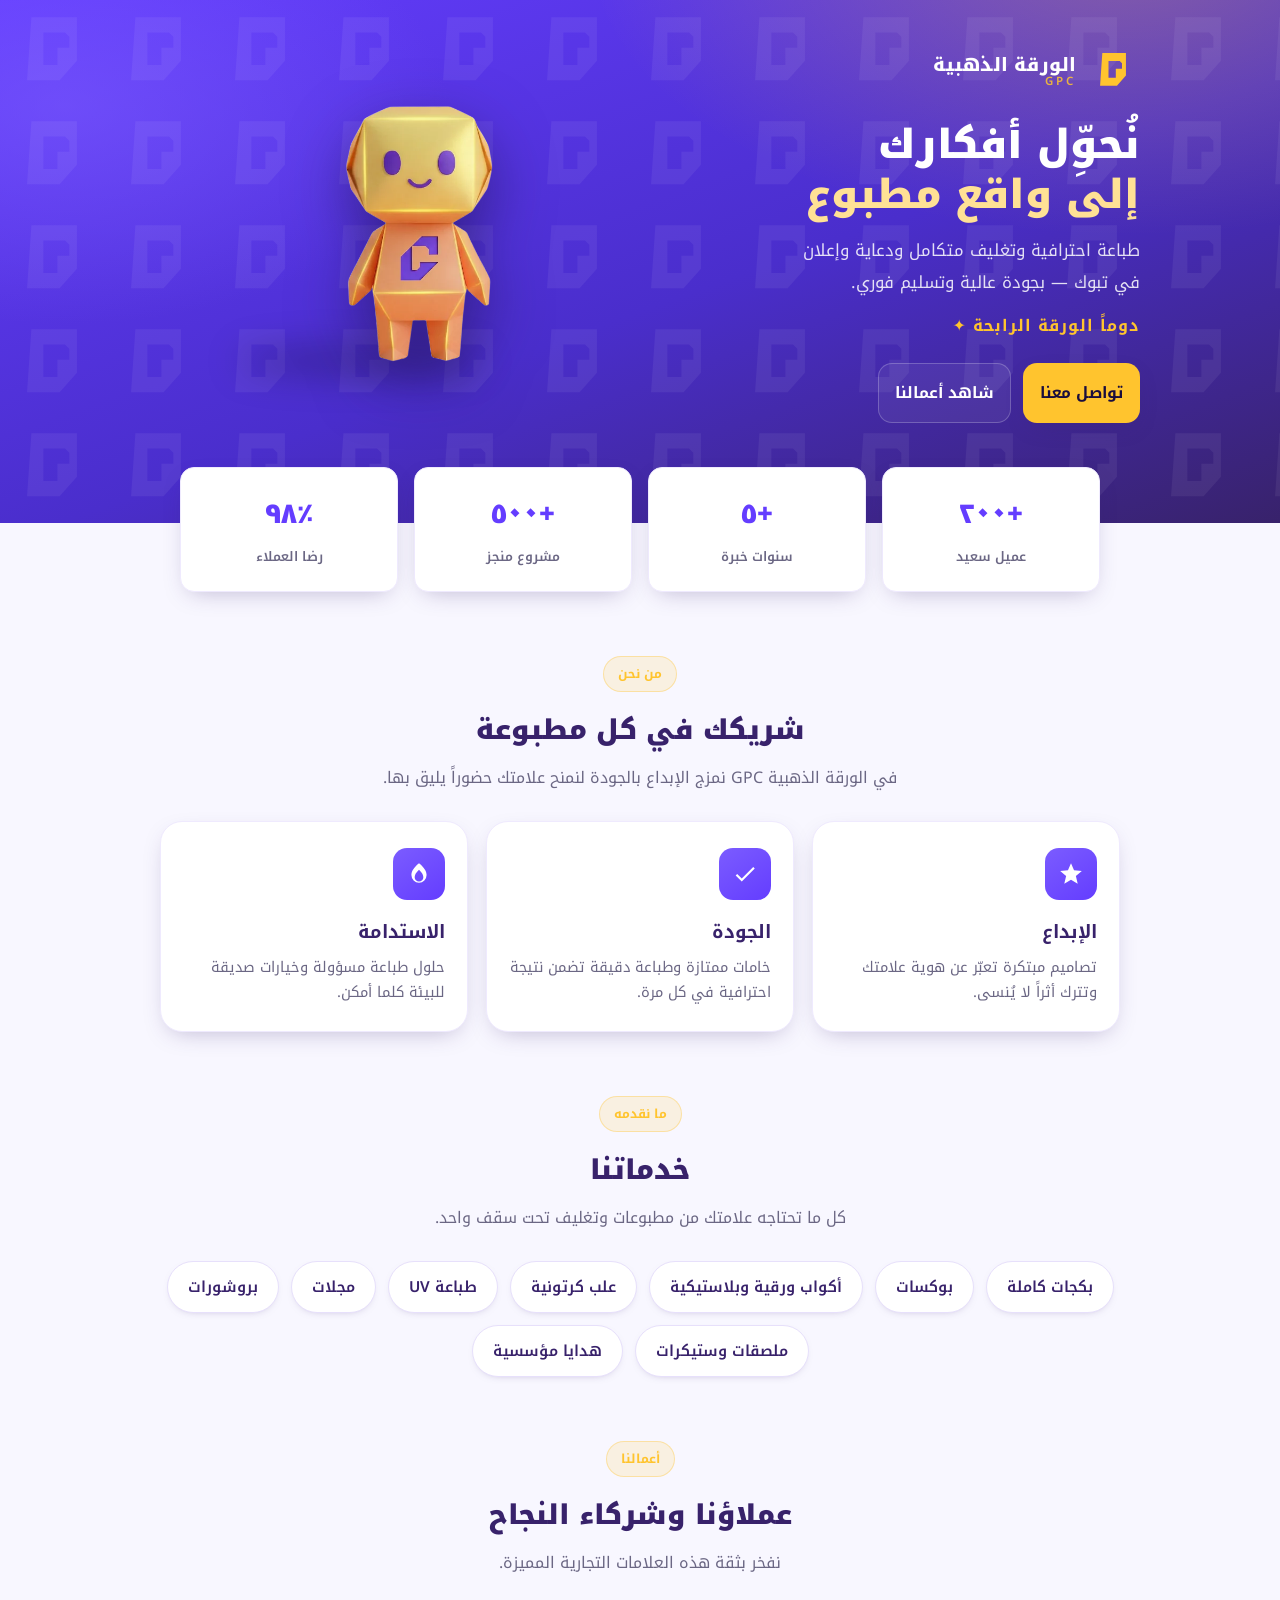
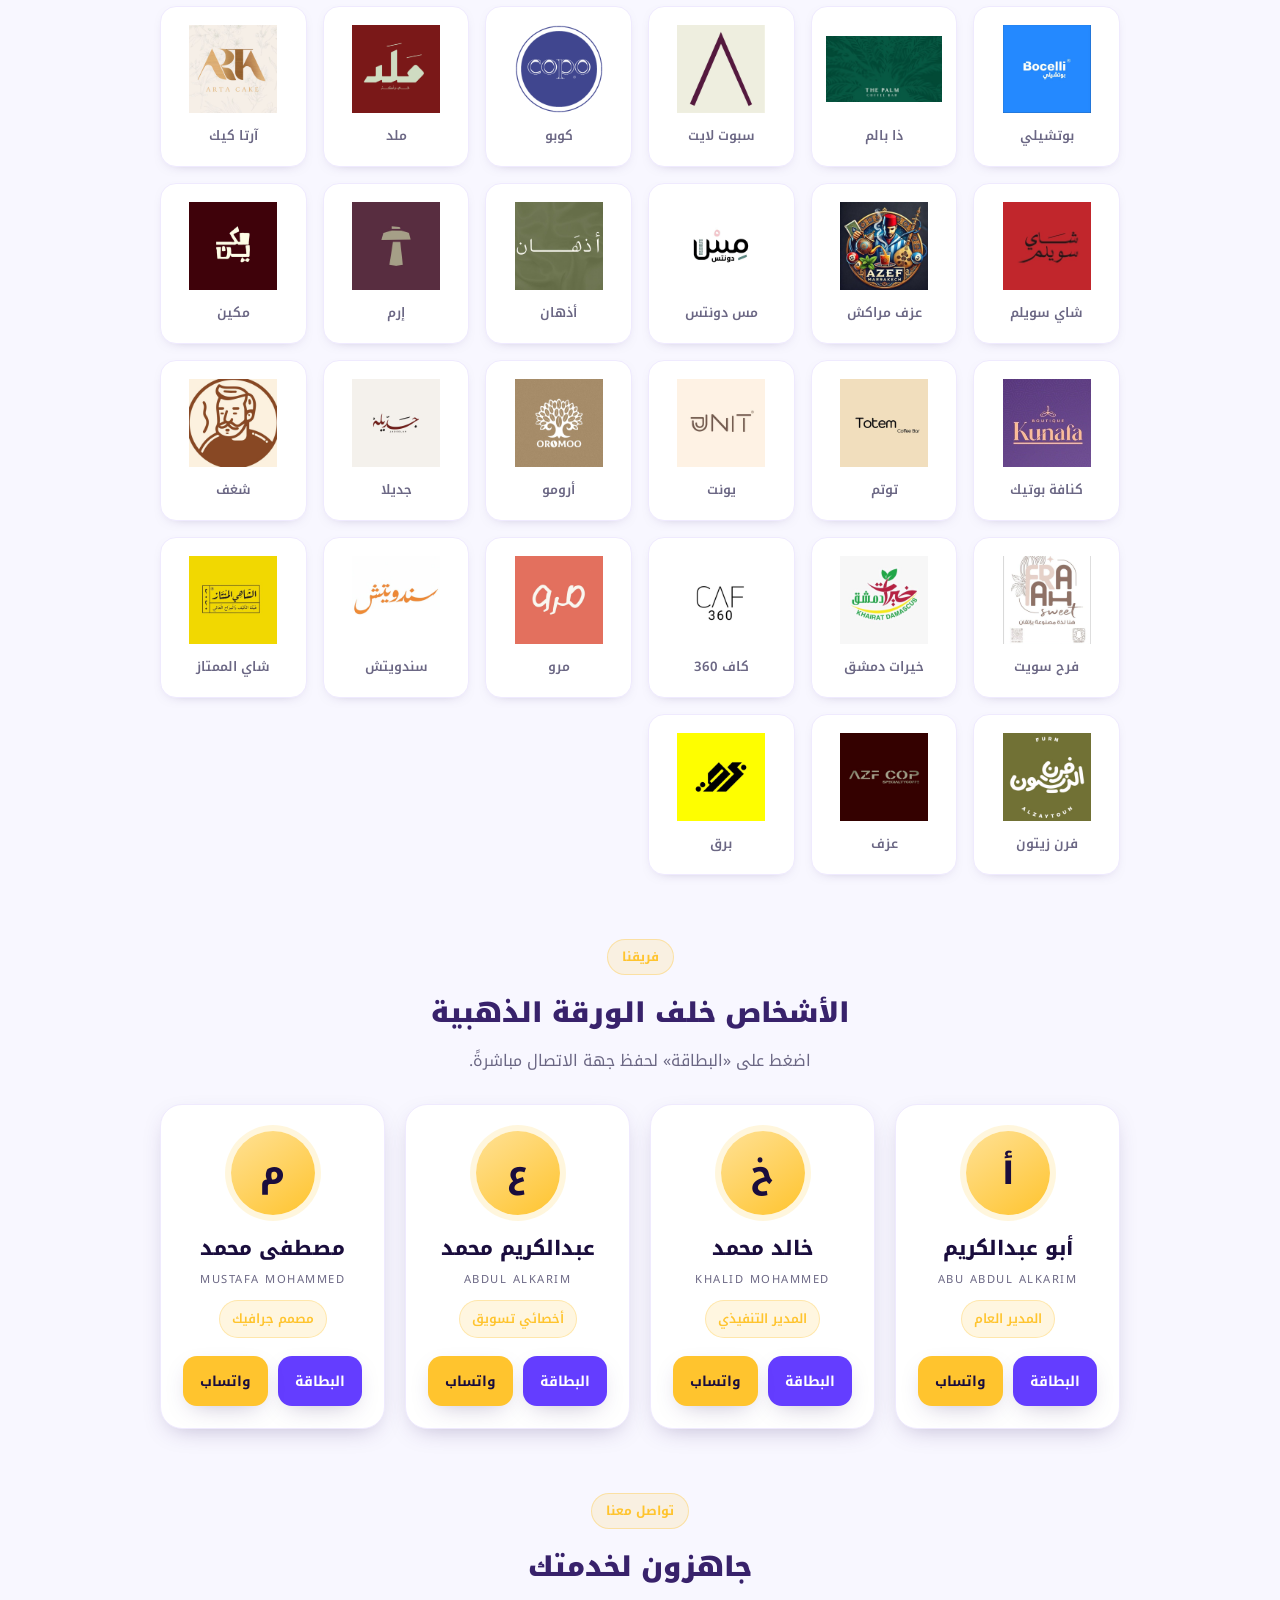
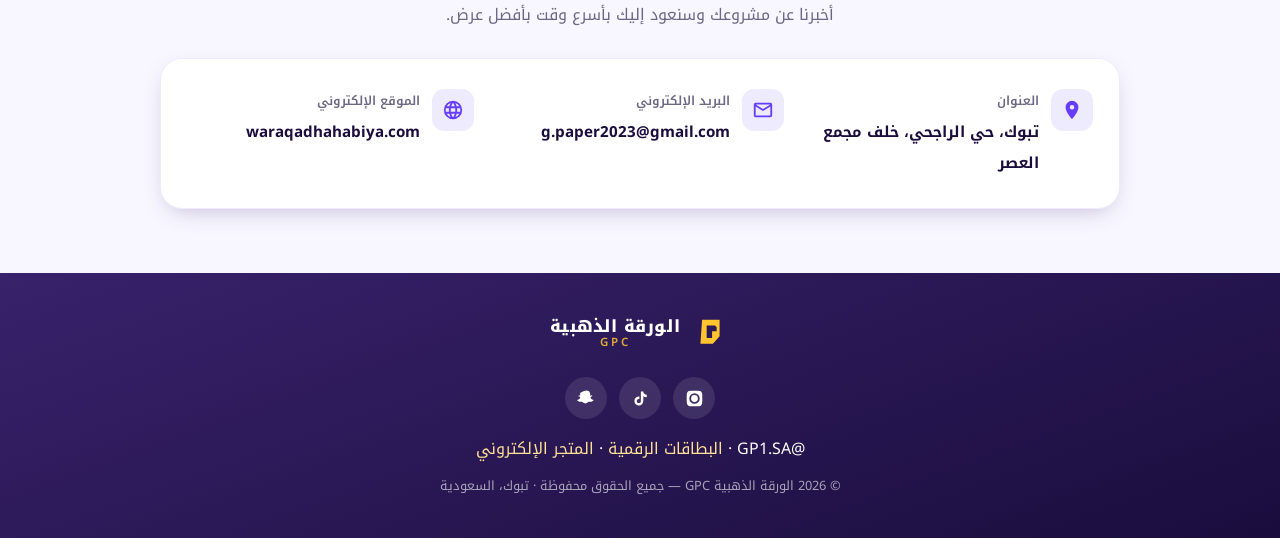
<file: index.html>
<!DOCTYPE html>
<html lang="ar" dir="rtl">
<head>
  <meta charset="UTF-8" />
  <meta name="viewport" content="width=device-width, initial-scale=1.0" />
  <title>الورقة الذهبية GPC — البراند وأعماله</title>
  <meta name="description" content="الورقة الذهبية GPC — طباعة احترافية وتغليف متكامل ودعاية وإعلان في تبوك. تعرّف على قصتنا، أعمالنا، وفريقنا." />
  <link rel="icon" type="image/svg+xml" href="./favicon.svg" />
  <meta property="og:title" content="الورقة الذهبية GPC — البراند وأعماله" />
  <meta property="og:description" content="طباعة احترافية وتغليف متكامل ودعاية وإعلان في تبوك. نُحوِّل أفكارك إلى واقع مطبوع." />
  <meta property="og:image" content="./opengraph.jpg" />
  <meta property="og:type" content="website" />
  <meta property="og:url" content="https://suad8.github.io/golden-papersd23d/" />
  <meta name="twitter:card" content="summary_large_image" />
  <link rel="canonical" href="https://suad8.github.io/golden-papersd23d/" />
  <meta name="theme-color" content="#643DFF" />
  <link rel="preconnect" href="https://fonts.googleapis.com">
  <link rel="preconnect" href="https://fonts.gstatic.com" crossorigin>
  <link href="https://fonts.googleapis.com/css2?family=Noto+Kufi+Arabic:wght@300;400;500;600;700;800;900&family=Cairo:wght@400;600;700;800;900&display=swap" rel="stylesheet">
  <link rel="stylesheet" href="./brand/brand.css">
  <style>
    body{background:var(--gpc-bg);color:var(--gpc-ink);min-height:100vh;overflow-x:hidden}
    section{scroll-margin-top:20px}

    /* ===== الهيرو ===== */
    .hero{position:relative;overflow:hidden;color:#fff;padding:44px 20px 100px;
      background:radial-gradient(900px 480px at 88% -10%,rgba(255,196,46,.30),transparent 60%),
        radial-gradient(700px 400px at 5% 20%,rgba(123,92,255,.55),transparent 55%),
        linear-gradient(160deg,#643DFF 0%,#4a2ecc 55%,#38226B 100%)}
    .hero::after{content:"";position:absolute;inset:0;opacity:.06;pointer-events:none;
      background-image:url("data:image/svg+xml,%3Csvg xmlns='http://www.w3.org/2000/svg' viewBox='0 0 96 96'%3E%3Cpath fill='%23ffffff' fill-rule='evenodd' d='M29 16 H71 V56 L55 74 H25 Z M40 30 H60 L64 34 V44 H53 V60 H40 Z'/%3E%3C/svg%3E");background-size:104px 104px}
    .hero-inner{position:relative;z-index:1;max-width:1000px;margin:0 auto;display:grid;
      grid-template-columns:1.1fr .9fr;align-items:center;gap:24px}
    .hero .gpc-lockup{margin-bottom:22px}
    .hero .gpc-lockup .gpc-mark{width:54px;height:54px;color:var(--gpc-gold)}
    .hero .gpc-lockup .gpc-word b{color:#fff;font-size:1.15rem}
    .hero .gpc-lockup .gpc-word span{color:var(--gpc-gold)}
    .hero h1{font-size:2.5rem;line-height:1.25;margin:0 0 14px;font-weight:900}
    .hero h1 .hl{color:var(--gpc-gold-2)}
    .hero p.lead{opacity:.85;font-size:1.05rem;margin:0 0 12px;max-width:34ch}
    .hero .tagline{display:inline-block;font-weight:700;color:var(--gpc-gold);letter-spacing:1px;margin-bottom:22px}
    .hero-cta{display:flex;gap:12px;flex-wrap:wrap}
    .goldy-wrap{position:relative;display:flex;justify-content:center}
    .goldy-wrap::before{content:"";position:absolute;inset:auto 0 6% 0;height:26px;margin:auto;width:56%;
      background:rgba(0,0,0,.28);filter:blur(18px);border-radius:50%}
    .goldy{width:min(320px,80%);aspect-ratio:1/1;height:auto;object-fit:contain;filter:drop-shadow(0 22px 30px rgba(26,13,61,.5));animation:float 5s ease-in-out infinite}
    @keyframes float{0%,100%{transform:translateY(0)}50%{transform:translateY(-14px)}}
    @media(prefers-reduced-motion:reduce){.goldy{animation:none}}

    /* ===== الإحصائيات ===== */
    .stats{max-width:960px;margin:-56px auto 0;position:relative;z-index:3;padding:0 20px;
      display:grid;grid-template-columns:repeat(4,1fr);gap:16px}
    .stat{background:#fff;border-radius:var(--gpc-radius-sm);padding:20px 12px;text-align:center;
      box-shadow:var(--gpc-shadow-sm);border:1px solid #efeafe}
    .stat b{display:block;font-size:1.7rem;font-weight:900;color:var(--gpc-purple)}
    .stat span{font-size:.82rem;color:var(--gpc-muted);font-weight:600}

    .container{max-width:1000px;margin:0 auto;padding:0 20px}
    .sec-head{text-align:center;margin:64px 0 8px}
    .sec-head .kicker{display:inline-block;color:var(--gpc-gold);background:rgba(255,196,46,.14);
      border:1px solid rgba(255,196,46,.35);padding:5px 14px;border-radius:999px;font-size:.78rem;font-weight:700;margin-bottom:12px}
    .sec-head h2{font-size:1.7rem;font-weight:900;color:var(--gpc-purple-dark);margin:0 0 6px}
    .sec-head p{color:var(--gpc-muted);margin:0}

    /* ===== القيم ===== */
    .values{display:grid;grid-template-columns:repeat(auto-fit,minmax(220px,1fr));gap:18px;margin-top:28px}
    .value{background:#fff;border-radius:var(--gpc-radius);padding:26px 22px;border:1px solid #efeafe;box-shadow:var(--gpc-shadow-sm)}
    .value .vi{width:52px;height:52px;border-radius:14px;display:flex;align-items:center;justify-content:center;
      background:linear-gradient(145deg,#7B5CFF,#643DFF);color:#fff;margin-bottom:14px}
    .value .vi svg{width:26px;height:26px}
    .value h3{margin:0 0 6px;font-size:1.15rem;color:var(--gpc-purple-dark)}
    .value p{margin:0;color:var(--gpc-muted);font-size:.92rem;line-height:1.7}

    /* ===== الخدمات ===== */
    .chips{display:flex;flex-wrap:wrap;gap:12px;justify-content:center;margin-top:28px}
    .chips span{background:#fff;border:1px solid #e7e0fb;color:var(--gpc-purple-dark);
      padding:11px 20px;border-radius:999px;font-size:.95rem;font-weight:600;box-shadow:0 3px 10px -7px rgba(56,34,107,.5)}

    /* ===== العملاء ===== */
    .logos{display:grid;grid-template-columns:repeat(auto-fill,minmax(140px,1fr));gap:16px;margin-top:28px}
    .logo-tile{background:#fff;border:1px solid #efeafe;border-radius:16px;padding:18px 14px;display:flex;
      flex-direction:column;align-items:center;gap:10px;box-shadow:0 4px 14px -10px rgba(56,34,107,.5);transition:transform .15s,box-shadow .2s}
    .logo-tile:hover{transform:translateY(-3px);box-shadow:var(--gpc-shadow-sm)}
    .logo-tile img{width:100%;height:88px;object-fit:contain}
    .logo-tile span{font-size:.82rem;font-weight:600;color:var(--gpc-muted)}
    .logo-tile{cursor:pointer;position:relative}
    .logo-tile::after{content:"شاهد الأعمال";position:absolute;inset:auto 0 0 0;
      background:linear-gradient(180deg,transparent,rgba(100,61,255,.94));color:#fff;
      font-size:.72rem;font-weight:700;padding:22px 8px 8px;border-radius:0 0 16px 16px;
      opacity:0;transform:translateY(6px);transition:opacity .2s,transform .2s;pointer-events:none}
    .logo-tile:hover::after,.logo-tile:focus-visible::after{opacity:1;transform:translateY(0)}
    .logo-tile:focus-visible{outline:2px solid #FFC42E;outline-offset:2px}

    /* ===== نافذة معرض الأعمال (lightbox) ===== */
    .gx{position:fixed;inset:0;z-index:120;display:none;align-items:center;justify-content:center;
      background:rgba(26,13,61,.82);backdrop-filter:blur(6px);padding:20px}
    .gx.open{display:flex}
    .gx-box{background:#fff;border-radius:22px;max-width:920px;width:100%;max-height:92vh;
      display:flex;flex-direction:column;overflow:hidden;box-shadow:0 30px 60px rgba(0,0,0,.4)}
    .gx-head{display:flex;align-items:center;gap:12px;padding:14px 18px;border-bottom:1px solid #efeafe}
    .gx-head img{width:40px;height:40px;object-fit:contain;border-radius:8px;background:#faf9ff;flex:0 0 auto}
    .gx-head b{font-size:1.05rem;color:var(--gpc-ink)}
    .gx-count{margin-inline-start:auto;font-size:.8rem;color:var(--gpc-muted);white-space:nowrap;direction:ltr;unicode-bidi:isolate}
    .gx-close{background:#f3f0ff;border:0;width:38px;height:38px;border-radius:50%;cursor:pointer;
      font-size:1.1rem;line-height:1;color:#643DFF;display:grid;place-items:center;flex:0 0 auto}
    .gx-close:hover{background:#e7e0ff}
    .gx-stage{position:relative;flex:1;display:grid;place-items:center;background:#faf9ff;min-height:260px;padding:16px}
    .gx-stage img{max-width:100%;max-height:58vh;object-fit:contain;border-radius:12px}
    .gx-nav{position:absolute;top:50%;transform:translateY(-50%);width:44px;height:44px;border-radius:50%;
      border:0;background:rgba(255,255,255,.94);box-shadow:0 4px 14px rgba(0,0,0,.18);cursor:pointer;
      font-size:1.5rem;color:#643DFF;display:grid;place-items:center}
    .gx-nav:hover{background:#fff}
    .gx-prev{inset-inline-start:14px}.gx-next{inset-inline-end:14px}
    .gx-nav[hidden]{display:none}
    .gx-note{padding:12px 18px;font-size:.82rem;color:var(--gpc-muted);text-align:center;background:#fbfaff}
    .gx-thumbs{display:flex;gap:8px;padding:12px 16px;overflow-x:auto;border-top:1px solid #efeafe}
    .gx-thumbs img{width:56px;height:56px;object-fit:cover;border-radius:8px;cursor:pointer;
      border:2px solid transparent;opacity:.6;flex:0 0 auto;transition:opacity .15s}
    .gx-thumbs img.on{border-color:#643DFF;opacity:1}

    /* ===== الفريق ===== */
    .team{display:grid;grid-template-columns:repeat(auto-fit,minmax(220px,1fr));gap:20px;margin-top:28px}
    .member{background:#fff;border-radius:var(--gpc-radius);padding:26px 22px 22px;text-align:center;
      box-shadow:var(--gpc-shadow-sm);border:1px solid #efeafe;transition:transform .15s,box-shadow .2s}
    .member:hover{transform:translateY(-4px);box-shadow:var(--gpc-shadow)}
    .m-av{width:84px;height:84px;margin:0 auto 14px;border-radius:50%;display:flex;align-items:center;justify-content:center;
      font-weight:800;font-size:2.1rem;color:var(--gpc-purple-deep);background:linear-gradient(145deg,#FFE195,#FFC42E);box-shadow:0 0 0 6px rgba(255,196,46,.16)}
    .m-name{font-weight:800;font-size:1.25rem;margin:0 0 2px}
    .m-name-en{font-size:.7rem;letter-spacing:1.5px;color:var(--gpc-muted);margin-bottom:10px}
    .m-title{margin-bottom:18px}
    .m-actions{display:grid;grid-template-columns:1fr 1fr;gap:10px}
    .m-actions .gpc-btn{padding:11px 10px;font-size:.86rem}

    /* ===== التواصل ===== */
    .contact{background:#fff;border-radius:var(--gpc-radius);border:1px solid #efeafe;box-shadow:var(--gpc-shadow-sm);
      padding:30px 26px;margin-top:28px;display:grid;grid-template-columns:repeat(auto-fit,minmax(210px,1fr));gap:22px}
    .c-item{display:flex;gap:12px;align-items:flex-start}
    .c-item .ic{width:42px;height:42px;flex:none;border-radius:12px;display:flex;align-items:center;justify-content:center;background:rgba(100,61,255,.1);color:var(--gpc-purple)}
    .c-item .ic svg{width:22px;height:22px}
    .c-item b{display:block;font-size:.78rem;color:var(--gpc-muted);font-weight:600;margin-bottom:3px}
    .c-item a,.c-item span{color:var(--gpc-ink);font-weight:700;font-size:.95rem;word-break:break-word}

    /* ===== الفوتر ===== */
    .foot{text-align:center;padding:40px 20px;color:#fff;margin-top:64px;
      background:linear-gradient(160deg,#38226B,#1A0D3D)}
    .foot .gpc-lockup{margin-bottom:16px}
    .foot .gpc-lockup .gpc-mark{width:40px;height:40px;color:var(--gpc-gold)}
    .foot .gpc-lockup .gpc-word b{color:#fff}.foot .gpc-lockup .gpc-word span{color:var(--gpc-gold)}
    .foot .social{display:flex;gap:12px;justify-content:center;margin:8px 0 14px}
    .foot .social a{width:42px;height:42px;border-radius:50%;display:flex;align-items:center;justify-content:center;
      background:rgba(255,255,255,.1);color:#fff;transition:background .2s,transform .12s}
    .foot .social a:hover{background:var(--gpc-gold);color:var(--gpc-purple-deep);transform:translateY(-2px)}
    .foot .social a svg{width:19px;height:19px}
    .foot .fnote{opacity:.6;font-size:.8rem;margin-top:10px}
    .foot a.plain{color:var(--gpc-gold-2)}

    @media(max-width:760px){
      .hero-inner{grid-template-columns:1fr;text-align:center}
      .hero .gpc-lockup{justify-content:center}
      .hero-cta{justify-content:center}
      .goldy-wrap{order:-1;margin-bottom:10px}
      .hero p.lead{margin-inline:auto}
      .stats{grid-template-columns:repeat(2,1fr)}
      .hero h1{font-size:2rem}
    }
    @media(max-width:420px){.m-actions{grid-template-columns:1fr}}
  </style>
</head>
<body>

  <!-- ===== الهيرو ===== -->
  <header class="hero">
    <div class="hero-inner">
      <div class="hero-copy">
        <span class="gpc-lockup">
          <span class="gpc-mark"><svg viewBox="0 0 96 96" fill="currentColor"><path fill-rule="evenodd" clip-rule="evenodd" d="M29 16 H71 V56 L55 74 H25 Z M40 30 H60 L64 34 V44 H53 V60 H40 Z"/></svg></span>
          <span class="gpc-word"><b>الورقة الذهبية</b><span>GPC</span></span>
        </span>
        <h1>نُحوِّل أفكارك<br><span class="hl">إلى واقع مطبوع</span></h1>
        <p class="lead">طباعة احترافية وتغليف متكامل ودعاية وإعلان في تبوك — بجودة عالية وتسليم فوري.</p>
        <span class="tagline">دوماً الورقة الرابحة ✦</span>
        <div class="hero-cta">
          <a class="gpc-btn gpc-btn--gold" href="#contact">تواصل معنا</a>
          <a class="gpc-btn gpc-btn--ghost" href="#clients">شاهد أعمالنا</a>
        </div>
      </div>
      <div class="goldy-wrap">
        <picture>
          <source srcset="images/opt/goldy.webp" type="image/webp">
          <img class="goldy" src="images/goldy.png" alt="Goldy — شخصية الورقة الذهبية" width="320" height="320" fetchpriority="high">
        </picture>
      </div>
    </div>
  </header>

  <!-- ===== الإحصائيات ===== -->
  <section class="stats" aria-label="إنجازاتنا بالأرقام">
    <div class="stat"><b>+٢٠٠</b><span>عميل سعيد</span></div>
    <div class="stat"><b>+٥</b><span>سنوات خبرة</span></div>
    <div class="stat"><b>+٥٠٠</b><span>مشروع منجز</span></div>
    <div class="stat"><b>٪٩٨</b><span>رضا العملاء</span></div>
  </section>

  <main class="container">

    <!-- ===== من نحن ===== -->
    <section id="about">
      <div class="sec-head">
        <span class="kicker">من نحن</span>
        <h2>شريكك في كل مطبوعة</h2>
        <p>في الورقة الذهبية GPC نمزج الإبداع بالجودة لنمنح علامتك حضوراً يليق بها.</p>
      </div>
      <div class="values">
        <div class="value">
          <span class="vi"><svg viewBox="0 0 24 24" fill="currentColor"><path d="M12 2 9.2 8.6 2 9.2l5.5 4.7L5.8 21 12 17.3 18.2 21l-1.7-7.1L22 9.2l-7.2-.6L12 2Z"/></svg></span>
          <h3>الإبداع</h3>
          <p>تصاميم مبتكرة تعبّر عن هوية علامتك وتترك أثراً لا يُنسى.</p>
        </div>
        <div class="value">
          <span class="vi"><svg viewBox="0 0 24 24" fill="currentColor"><path d="M9 16.2 4.8 12l-1.4 1.4L9 19 21 7l-1.4-1.4L9 16.2Z"/></svg></span>
          <h3>الجودة</h3>
          <p>خامات ممتازة وطباعة دقيقة تضمن نتيجة احترافية في كل مرة.</p>
        </div>
        <div class="value">
          <span class="vi"><svg viewBox="0 0 24 24" fill="currentColor"><path d="M12 2C7 6 5 9.5 5 13a7 7 0 0 0 14 0c0-3.5-2-7-7-11Zm0 17a4 4 0 0 1-4-4c0-2 1-4.2 4-7 3 2.8 4 5 4 7a4 4 0 0 1-4 4Z"/></svg></span>
          <h3>الاستدامة</h3>
          <p>حلول طباعة مسؤولة وخيارات صديقة للبيئة كلما أمكن.</p>
        </div>
      </div>
    </section>

    <!-- ===== الخدمات ===== -->
    <section id="services">
      <div class="sec-head">
        <span class="kicker">ما نقدمه</span>
        <h2>خدماتنا</h2>
        <p>كل ما تحتاجه علامتك من مطبوعات وتغليف تحت سقف واحد.</p>
      </div>
      <div class="chips">
        <span>بكجات كاملة</span><span>بوكسات</span><span>أكواب ورقية وبلاستيكية</span>
        <span>علب كرتونية</span><span>طباعة UV</span><span>مجلات</span>
        <span>بروشورات</span><span>ملصقات وستيكرات</span><span>هدايا مؤسسية</span>
      </div>
    </section>

    <!-- ===== العملاء / الأعمال ===== -->
    <section id="clients">
      <div class="sec-head">
        <span class="kicker">أعمالنا</span>
        <h2>عملاؤنا وشركاء النجاح</h2>
        <p>نفخر بثقة هذه العلامات التجارية المميزة.</p>
      </div>
      <div class="logos">
        <div class="logo-tile"><img src="images/clients/partners/01-bocelli.jpg" alt="بوتشيلي" loading="lazy"><span>بوتشيلي</span></div>
        <div class="logo-tile"><img src="images/clients/partners/02-the-palm.jpg" alt="ذا بالم" loading="lazy"><span>ذا بالم</span></div>
        <div class="logo-tile"><img src="images/clients/partners/03-spotlight.png" alt="سبوت لايت" loading="lazy"><span>سبوت لايت</span></div>
        <div class="logo-tile"><img src="images/clients/partners/04-kupo.png" alt="كوبو" loading="lazy"><span>كوبو</span></div>
        <div class="logo-tile"><img src="images/clients/partners/05-meld.png" alt="ملد" loading="lazy"><span>ملد</span></div>
        <div class="logo-tile"><img src="images/clients/partners/06-arta-cake.jpg" alt="آرتا كيك" loading="lazy"><span>آرتا كيك</span></div>
        <div class="logo-tile"><img src="images/clients/partners/07-shai-suwailem.jpg" alt="شاي سويلم" loading="lazy"><span>شاي سويلم</span></div>
        <div class="logo-tile"><img src="images/clients/partners/08-azf-marrakesh.jpg" alt="عزف مراكش" loading="lazy"><span>عزف مراكش</span></div>
        <div class="logo-tile"><img src="images/clients/partners/09-miss-donuts.jpg" alt="مس دونتس" loading="lazy"><span>مس دونتس</span></div>
        <div class="logo-tile"><img src="images/clients/partners/10-azhan.jpg" alt="أذهان" loading="lazy"><span>أذهان</span></div>
        <div class="logo-tile"><img src="images/clients/partners/11-erm.jpg" alt="إرم" loading="lazy"><span>إرم</span></div>
        <div class="logo-tile"><img src="images/clients/partners/12-makeen.jpg" alt="مكين" loading="lazy"><span>مكين</span></div>
        <div class="logo-tile"><img src="images/clients/partners/13-kunafa-boutique.jpg" alt="كنافة بوتيك" loading="lazy"><span>كنافة بوتيك</span></div>
        <div class="logo-tile"><img src="images/clients/partners/14-totem.jpg" alt="توتم" loading="lazy"><span>توتم</span></div>
        <div class="logo-tile"><img src="images/clients/partners/15-yunit.jpg" alt="يونت" loading="lazy"><span>يونت</span></div>
        <div class="logo-tile"><img src="images/clients/partners/16-aromo.jpg" alt="أرومو" loading="lazy"><span>أرومو</span></div>
        <div class="logo-tile"><img src="images/clients/partners/17-jadila.jpg" alt="جديلا" loading="lazy"><span>جديلا</span></div>
        <div class="logo-tile"><img src="images/clients/partners/18-shaghaf.jpg" alt="شغف" loading="lazy"><span>شغف</span></div>
        <div class="logo-tile"><img src="images/clients/partners/21-farah-sweet.jpg" alt="فرح سويت" loading="lazy"><span>فرح سويت</span></div>
        <div class="logo-tile"><img src="images/clients/partners/22-khairat-dimashq.jpg" alt="خيرات دمشق" loading="lazy"><span>خيرات دمشق</span></div>
        <div class="logo-tile"><img src="images/clients/partners/23-kaf-360.jpg" alt="كاف 360" loading="lazy"><span>كاف 360</span></div>
        <div class="logo-tile"><img src="images/clients/partners/24-marw.jpg" alt="مرو" loading="lazy"><span>مرو</span></div>
        <div class="logo-tile"><img src="images/clients/partners/25-sandwich.jpg" alt="سندويتش" loading="lazy"><span>سندويتش</span></div>
        <div class="logo-tile"><img src="images/clients/partners/26-shai-almumtaz.jpg" alt="شاي الممتاز" loading="lazy"><span>شاي الممتاز</span></div>
        <div class="logo-tile"><img src="images/clients/partners/28-furn-zaytoun.jpg" alt="فرن زيتون" loading="lazy"><span>فرن زيتون</span></div>
        <div class="logo-tile"><img src="images/clients/partners/30-azf.jpg" alt="عزف" loading="lazy"><span>عزف</span></div>
        <div class="logo-tile"><img src="images/clients/partners/32-barq.jpg" alt="برق" loading="lazy"><span>برق</span></div>
      </div>
    </section>

    <!-- ===== الفريق ===== -->
    <section id="team">
      <div class="sec-head">
        <span class="kicker">فريقنا</span>
        <h2>الأشخاص خلف الورقة الذهبية</h2>
        <p>اضغط على «البطاقة» لحفظ جهة الاتصال مباشرةً.</p>
      </div>
      <div class="team">
        <article class="member">
          <div class="m-av">أ</div>
          <h3 class="m-name">أبو عبدالكريم</h3>
          <div class="m-name-en">ABU ABDUL ALKARIM</div>
          <div class="m-title"><span class="gpc-chip">المدير العام</span></div>
          <div class="m-actions">
            <a class="gpc-btn gpc-btn--solid" href="cards/abu-abdulkarim.html">البطاقة</a>
            <a class="gpc-btn gpc-btn--gold" href="https://wa.me/966530063686" target="_blank" rel="noopener">واتساب</a>
          </div>
        </article>
        <article class="member">
          <div class="m-av">خ</div>
          <h3 class="m-name">خالد محمد</h3>
          <div class="m-name-en">KHALID MOHAMMED</div>
          <div class="m-title"><span class="gpc-chip">المدير التنفيذي</span></div>
          <div class="m-actions">
            <a class="gpc-btn gpc-btn--solid" href="cards/khalid.html">البطاقة</a>
            <a class="gpc-btn gpc-btn--gold" href="https://wa.me/966500727188" target="_blank" rel="noopener">واتساب</a>
          </div>
        </article>
        <article class="member">
          <div class="m-av">ع</div>
          <h3 class="m-name">عبدالكريم محمد</h3>
          <div class="m-name-en">ABDUL ALKARIM</div>
          <div class="m-title"><span class="gpc-chip">أخصائي تسويق</span></div>
          <div class="m-actions">
            <a class="gpc-btn gpc-btn--solid" href="cards/abdulkarim.html">البطاقة</a>
            <a class="gpc-btn gpc-btn--gold" href="https://wa.me/966554554338" target="_blank" rel="noopener">واتساب</a>
          </div>
        </article>
        <article class="member">
          <div class="m-av">م</div>
          <h3 class="m-name">مصطفى محمد</h3>
          <div class="m-name-en">MUSTAFA MOHAMMED</div>
          <div class="m-title"><span class="gpc-chip">مصمم جرافيك</span></div>
          <div class="m-actions">
            <a class="gpc-btn gpc-btn--solid" href="cards/mustafa.html">البطاقة</a>
            <a class="gpc-btn gpc-btn--gold" href="https://wa.me/966500765277" target="_blank" rel="noopener">واتساب</a>
          </div>
        </article>
      </div>
    </section>

    <!-- ===== التواصل ===== -->
    <section id="contact">
      <div class="sec-head">
        <span class="kicker">تواصل معنا</span>
        <h2>جاهزون لخدمتك</h2>
        <p>أخبرنا عن مشروعك وسنعود إليك بأسرع وقت بأفضل عرض.</p>
      </div>
      <div class="contact">
        <div class="c-item">
          <span class="ic"><svg viewBox="0 0 24 24" fill="currentColor"><path d="M12 2a7 7 0 0 0-7 7c0 5.25 7 13 7 13s7-7.75 7-13a7 7 0 0 0-7-7Zm0 9.5A2.5 2.5 0 1 1 12 6.5a2.5 2.5 0 0 1 0 5Z"/></svg></span>
          <div><b>العنوان</b><span>تبوك، حي الراجحي، خلف مجمع العصر</span></div>
        </div>
        <div class="c-item">
          <span class="ic"><svg viewBox="0 0 24 24" fill="currentColor"><path d="M4 4h16a2 2 0 0 1 2 2v12a2 2 0 0 1-2 2H4a2 2 0 0 1-2-2V6a2 2 0 0 1 2-2Zm0 2v.01l8 5 8-5V6H4Zm16 2.24-7.47 4.67a1 1 0 0 1-1.06 0L4 8.24V18h16V8.24Z"/></svg></span>
          <div><b>البريد الإلكتروني</b><a href="mailto:g.paper2023@gmail.com">g.paper2023@gmail.com</a></div>
        </div>
        <div class="c-item">
          <span class="ic"><svg viewBox="0 0 24 24" fill="currentColor"><path d="M12 2a10 10 0 1 0 0 20 10 10 0 0 0 0-20Zm6.93 6h-2.95a15.7 15.7 0 0 0-1.38-3.56A8.03 8.03 0 0 1 18.93 8ZM12 4.04c.83 1.2 1.48 2.53 1.91 3.96h-3.82c.43-1.43 1.08-2.76 1.91-3.96ZM4.26 14a7.96 7.96 0 0 1 0-4h3.38a16.6 16.6 0 0 0 0 4H4.26Zm.81 2h2.95c.35 1.28.82 2.48 1.38 3.56A8.03 8.03 0 0 1 5.07 16Zm2.95-8H5.07a8.03 8.03 0 0 1 4.33-3.56A15.7 15.7 0 0 0 8.02 8ZM12 19.96c-.83-1.2-1.48-2.53-1.91-3.96h3.82c-.43 1.43-1.08 2.76-1.91 3.96ZM14.34 14H9.66a14.7 14.7 0 0 1 0-4h4.68a14.7 14.7 0 0 1 0 4Zm.28 5.56c.56-1.08 1.03-2.28 1.38-3.56h2.95a8.03 8.03 0 0 1-4.33 3.56ZM16.36 14a16.6 16.6 0 0 0 0-4h3.38a7.96 7.96 0 0 1 0 4h-3.38Z"/></svg></span>
          <div><b>الموقع الإلكتروني</b><a href="https://www.waraqadhahabiya.com" target="_blank" rel="noopener">waraqadhahabiya.com</a></div>
        </div>
      </div>
    </section>
  </main>

  <!-- ===== الفوتر ===== -->
  <footer class="foot">
    <span class="gpc-lockup">
      <span class="gpc-mark"><svg viewBox="0 0 96 96" fill="currentColor"><path fill-rule="evenodd" clip-rule="evenodd" d="M29 16 H71 V56 L55 74 H25 Z M40 30 H60 L64 34 V44 H53 V60 H40 Z"/></svg></span>
      <span class="gpc-word"><b>الورقة الذهبية</b><span>GPC</span></span>
    </span>
    <div class="social">
      <a href="https://instagram.com/GP1.SA" target="_blank" rel="noopener" aria-label="إنستغرام"><svg viewBox="0 0 24 24" fill="currentColor"><path d="M12 2.16c3.2 0 3.58.01 4.85.07 1.17.05 1.8.25 2.23.41.56.22.96.48 1.38.9.42.42.68.82.9 1.38.16.42.36 1.06.41 2.23.06 1.27.07 1.65.07 4.85s-.01 3.58-.07 4.85c-.05 1.17-.25 1.8-.41 2.23-.22.56-.48.96-.9 1.38-.42.42-.82.68-1.38.9-.42.16-1.06.36-2.23.41-1.27.06-1.65.07-4.85.07s-3.58-.01-4.85-.07c-1.17-.05-1.8-.25-2.23-.41a3.7 3.7 0 0 1-1.38-.9 3.7 3.7 0 0 1-.9-1.38c-.16-.42-.36-1.06-.41-2.23C2.17 15.58 2.16 15.2 2.16 12s.01-3.58.07-4.85c.05-1.17.25-1.8.41-2.23.22-.56.48-.96.9-1.38.42-.42.82-.68 1.38-.9.42-.16 1.06-.36 2.23-.41C8.42 2.17 8.8 2.16 12 2.16Zm0 3.24A6.6 6.6 0 1 0 12 18.6 6.6 6.6 0 0 0 12 5.4Zm0 10.89A4.29 4.29 0 1 1 12 7.71a4.29 4.29 0 0 1 0 8.58Zm6.85-11.15a1.54 1.54 0 1 1-3.08 0 1.54 1.54 0 0 1 3.08 0Z"/></svg></a>
      <a href="https://tiktok.com/@GP1.SA" target="_blank" rel="noopener" aria-label="تيك توك"><svg viewBox="0 0 24 24" fill="currentColor"><path d="M16.6 5.82a4.28 4.28 0 0 1-1.04-2.82h-3.1v12.34a2.53 2.53 0 0 1-2.53 2.4 2.53 2.53 0 1 1 .7-4.96V9.6a5.63 5.63 0 1 0 4.93 5.58V9.01a7.34 7.34 0 0 0 4.3 1.38V7.3a4.28 4.28 0 0 1-3.26-1.48Z"/></svg></a>
      <a href="https://snapchat.com/add/GP1.SA" target="_blank" rel="noopener" aria-label="سناب شات"><svg viewBox="0 0 24 24" fill="currentColor"><path d="M12.01 2c1.86.02 3.65.98 4.4 2.94.28.72.24 1.62.22 2.42-.01.28-.03.6-.04.94.13.07.32.11.53.11.3-.01.66-.11.98-.28.13-.07.28-.1.42-.1.3 0 .58.15.7.44.16.4-.08.75-.6.98l-.4.18c-.44.2-.99.44-1.14.79-.08.19-.03.42.05.6.02.03 1.06 2.34 3.3 2.71.24.04.42.25.4.5-.01.09-.03.17-.07.24-.28.66-1.5.92-2.2 1.03-.08.01-.13.1-.15.24-.02.1-.04.2-.08.32-.05.16-.2.26-.4.26h-.04c-.14 0-.32-.03-.55-.07-.35-.07-.77-.14-1.28-.14-.3 0-.62.03-.94.08-.62.11-1.14.5-1.7.9-.72.53-1.53 1.12-2.79 1.12h-.14c-1.26 0-2.06-.59-2.78-1.11-.57-.42-1.09-.8-1.71-.91a5.9 5.9 0 0 0-.94-.08c-.53 0-.96.09-1.28.15-.22.04-.4.07-.53.07-.27.01-.4-.15-.46-.28-.04-.11-.06-.22-.08-.31-.03-.14-.07-.23-.15-.24-.7-.11-1.92-.37-2.2-1.04a.53.53 0 0 1-.06-.23c-.02-.25.15-.46.4-.5 2.23-.37 3.27-2.68 3.3-2.72.08-.17.13-.4.05-.6-.15-.34-.7-.58-1.14-.78-.14-.06-.28-.12-.4-.18-.68-.3-.77-.66-.66-.98.11-.32.5-.5.87-.36.28.13.6.2.85.2.22 0 .38-.04.48-.09v-.03c-.02-.34-.04-.65-.05-.93-.02-.8-.06-1.7.22-2.42C8.34 2.98 10.13 2.02 12 2h.01Z"/></svg></a>
    </div>
    <div>@GP1.SA · <a class="plain" href="cards/">البطاقات الرقمية</a> · <a class="plain" href="https://www.waraqadhahabiya.com" target="_blank" rel="noopener">المتجر الإلكتروني</a></div>
    <div class="fnote">© <span id="yr">2025</span> الورقة الذهبية GPC — جميع الحقوق محفوظة · تبوك، السعودية</div>
  </footer>

  <!-- ===== نافذة معرض أعمال العملاء ===== -->
  <div class="gx" id="gx" role="dialog" aria-modal="true" aria-labelledby="gxName" hidden>
    <div class="gx-box">
      <div class="gx-head">
        <img id="gxLogo" alt="">
        <b id="gxName"></b>
        <span class="gx-count" id="gxCount"></span>
        <button class="gx-close" id="gxClose" aria-label="إغلاق">✕</button>
      </div>
      <div class="gx-stage">
        <button class="gx-nav gx-prev" id="gxPrev" aria-label="السابق">›</button>
        <img id="gxImg" alt="">
        <button class="gx-nav gx-next" id="gxNext" aria-label="التالي">‹</button>
      </div>
      <div class="gx-note" id="gxNote" hidden></div>
      <div class="gx-thumbs" id="gxThumbs"></div>
    </div>
  </div>

  <script>document.getElementById('yr').textContent=new Date().getFullYear();</script>

  <!-- ===== منطق معرض الأعمال: نقر الشعار → معرض صور العميل (تعبئة تلقائية من مجلده) ===== -->
  <script>
  (function(){
    var WORK_BASE='images/clients/work/', EXT=['jpg','jpeg','png','webp'], MAX=24;
    var gx=document.getElementById('gx'),
        elLogo=document.getElementById('gxLogo'), elName=document.getElementById('gxName'),
        elCount=document.getElementById('gxCount'), elImg=document.getElementById('gxImg'),
        elPrev=document.getElementById('gxPrev'), elNext=document.getElementById('gxNext'),
        elNote=document.getElementById('gxNote'), elThumbs=document.getElementById('gxThumbs');
    var state={imgs:[], idx:0}, cache={}, opener=null;

    function slugOf(src){ return src.split('/').pop().replace(/\.[^.]+$/,'').replace(/^\d+-/,''); }

    function probe(url){
      return new Promise(function(res){
        var im=new Image();
        im.onload=function(){ res(im.naturalWidth>0?url:null); };
        im.onerror=function(){ res(null); };
        im.src=url;
      });
    }

    // يبحث عن 01,02,... بأي امتداد ويتوقف عند أول رقم مفقود
    function collect(slug){
      if(cache[slug]) return Promise.resolve(cache[slug]);
      var found=[];
      function step(i){
        if(i>MAX){ cache[slug]=found; return found; }
        var n=('0'+i).slice(-2);
        return (function tryExt(k){
          if(k>=EXT.length) return Promise.resolve(null);
          return probe(WORK_BASE+slug+'/'+n+'.'+EXT[k]).then(function(u){ return u||tryExt(k+1); });
        })(0).then(function(u){
          if(u){ found.push(u); return step(i+1); }
          cache[slug]=found; return found;
        });
      }
      return Promise.resolve(step(1));
    }

    function render(){
      var multi=state.imgs.length>1;
      elImg.src=state.imgs[state.idx];
      elPrev.hidden=!multi; elNext.hidden=!multi;
      elCount.textContent = state.placeholder ? 'الشعار' : (multi ? (state.idx+1)+' / '+state.imgs.length : '');
      // الصور المصغّرة
      elThumbs.innerHTML='';
      if(multi){
        state.imgs.forEach(function(u,i){
          var t=new Image(); t.src=u; t.alt=''; if(i===state.idx) t.className='on';
          t.addEventListener('click',function(){ state.idx=i; render(); });
          elThumbs.appendChild(t);
        });
      }
    }

    function open(tile){
      var img=tile.querySelector('img'), logo=img.getAttribute('src');
      var name=(tile.querySelector('span')||{}).textContent||'';
      opener=tile;
      elLogo.src=logo; elName.textContent=name;
      elCount.textContent='…'; elNote.hidden=true; elThumbs.innerHTML=''; elImg.removeAttribute('src');
      gx.hidden=false; gx.classList.add('open'); document.body.style.overflow='hidden';
      document.getElementById('gxClose').focus();
      collect(slugOf(logo)).then(function(works){
        if(works.length){ state={imgs:works, idx:0, placeholder:false}; elNote.hidden=true; }
        else { state={imgs:[logo], idx:0, placeholder:true};
               elNote.hidden=false; elNote.textContent='📸 صور أعمال '+name+' قريباً — تُضاف تلقائياً عند رفعها لمجلد العميل.'; }
        render();
      });
    }

    function close(){
      gx.classList.remove('open'); gx.hidden=true; document.body.style.overflow='';
      if(opener) opener.focus();
    }
    function move(d){
      if(state.imgs.length<2) return;
      state.idx=(state.idx+d+state.imgs.length)%state.imgs.length; render();
    }

    // ربط الشعارات
    [].forEach.call(document.querySelectorAll('#clients .logo-tile'),function(tile){
      tile.setAttribute('role','button'); tile.setAttribute('tabindex','0');
      var nm=(tile.querySelector('span')||{}).textContent||'';
      tile.setAttribute('aria-label','معرض أعمال '+nm);
      tile.addEventListener('click',function(){ open(tile); });
      tile.addEventListener('keydown',function(e){
        if(e.key==='Enter'||e.key===' '){ e.preventDefault(); open(tile); }
      });
    });

    document.getElementById('gxClose').addEventListener('click',close);
    elPrev.addEventListener('click',function(){ move(-1); }); // السابق (يمين في RTL)
    elNext.addEventListener('click',function(){ move(1); });
    gx.addEventListener('click',function(e){ if(e.target===gx) close(); });
    document.addEventListener('keydown',function(e){
      if(gx.hidden) return;
      if(e.key==='Escape') close();
      else if(e.key==='ArrowRight') move(-1);
      else if(e.key==='ArrowLeft') move(1);
    });
  })();
  </script>
</body>
</html>
</file>
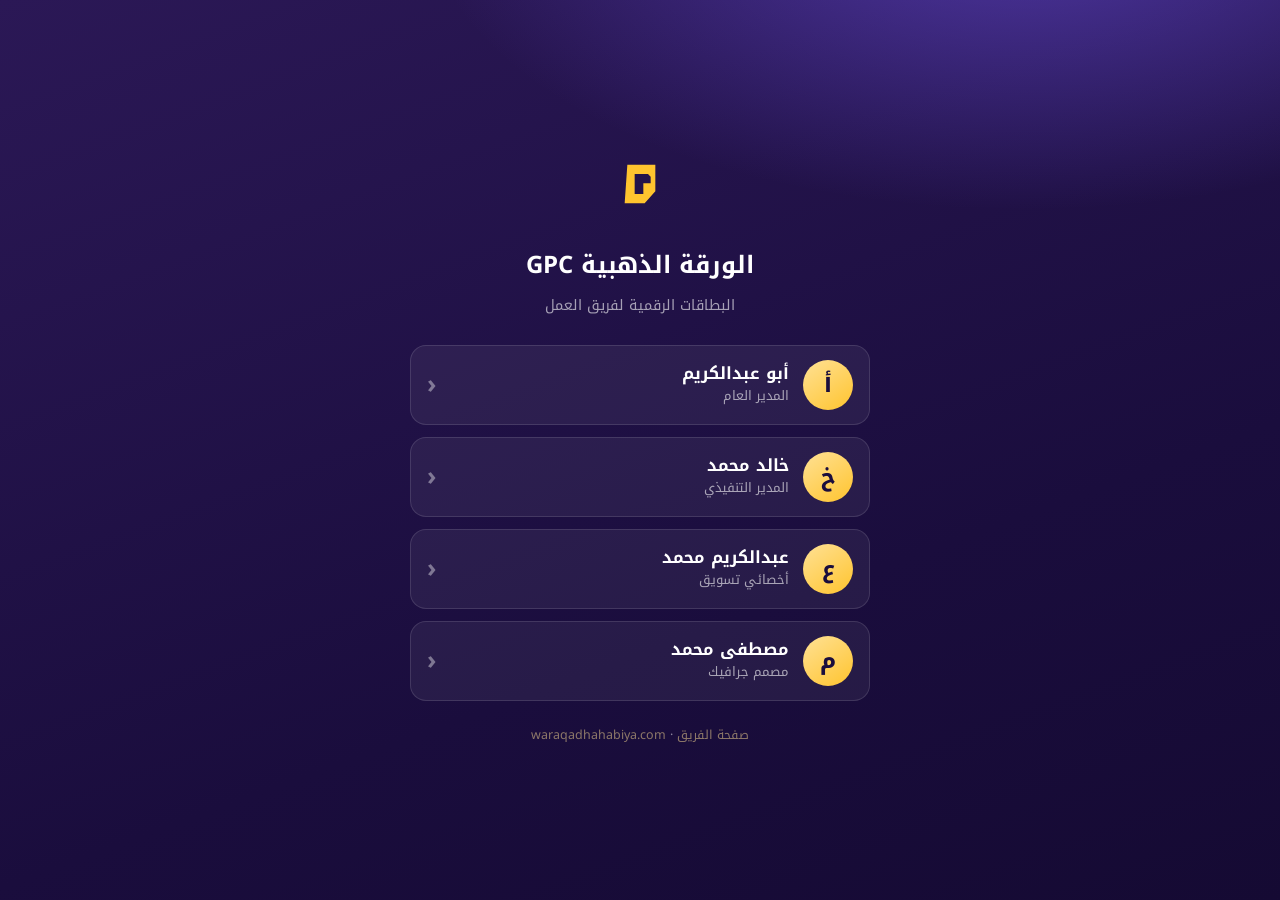
<file: cards/index.html>
<!DOCTYPE html>
<html lang="ar" dir="rtl">
<head>
  <meta charset="UTF-8" />
  <meta name="viewport" content="width=device-width, initial-scale=1.0, maximum-scale=1" />
  <title>البطاقات الرقمية — الورقة الذهبية GPC</title>
  <link rel="icon" type="image/svg+xml" href="../favicon.svg" />
  <meta name="theme-color" content="#1A0D3D" />
  <link rel="preconnect" href="https://fonts.googleapis.com">
  <link rel="preconnect" href="https://fonts.gstatic.com" crossorigin>
  <link href="https://fonts.googleapis.com/css2?family=Noto+Kufi+Arabic:wght@300;400;500;600;700;800;900&family=Cairo:wght@400;600;700;800;900&display=swap" rel="stylesheet">
  <link rel="stylesheet" href="../brand/brand.css">
  <style>
    body{min-height:100vh;display:flex;align-items:center;justify-content:center;padding:32px 16px;color:#fff;
      background:radial-gradient(1000px 500px at 80% -10%,rgba(123,92,255,.5),transparent 60%),linear-gradient(160deg,#2b1856,#1a0d3d 65%,#150a33)}
    .wrap{width:100%;max-width:460px}
    .head{text-align:center;margin-bottom:26px}
    .head .gpc-mark{width:64px;height:64px;color:var(--gpc-gold);margin:0 auto 14px}
    .head h1{font-size:1.5rem;margin:0 0 4px}
    .head p{opacity:.6;font-size:.9rem;margin:0}
    .dir-card{display:flex;align-items:center;gap:14px;padding:14px 16px;margin-bottom:12px;border-radius:16px;
      background:rgba(255,255,255,.06);border:1px solid rgba(255,255,255,.12);transition:background .2s,transform .12s}
    .dir-card:hover{background:rgba(255,255,255,.12);transform:translateY(-2px)}
    .dir-av{width:50px;height:50px;flex:none;border-radius:50%;display:flex;align-items:center;justify-content:center;
      font-weight:800;font-size:1.35rem;color:var(--gpc-purple-deep);background:linear-gradient(145deg,#FFE195,#FFC42E)}
    .dir-meta{flex:1;line-height:1.3}.dir-meta b{display:block;font-size:1.05rem}.dir-meta small{opacity:.6;font-size:.82rem}
    .dir-arrow{opacity:.4;font-size:1.6rem;font-weight:700}
    .foot{text-align:center;margin-top:22px;font-size:.78rem;opacity:.5}.foot a{color:var(--gpc-gold-2)}
  </style>
</head>
<body>
  <div class="wrap">
    <div class="head">
      <span class="gpc-mark"><svg viewBox="0 0 96 96" fill="none" xmlns="http://www.w3.org/2000/svg" role="img" aria-label="GPC — الورقة الذهبية">
  <!-- علامة الحرف C مع طيّة ورقة (الزاوية السفلية اليمنى). العدّاد الداخلي شفّاف (evenodd) ليعمل على أي خلفية. اللون يُتحكّم به عبر currentColor. -->
  <path fill="currentColor" fill-rule="evenodd" clip-rule="evenodd"
    d="M29 16 H71 V56 L55 74 H25 Z
       M40 30 H60 L64 34 V44 H53 V60 H40 Z"/>
</svg></span>
      <h1>الورقة الذهبية GPC</h1>
      <p>البطاقات الرقمية لفريق العمل</p>
    </div>
      <a class="dir-card" href="abu-abdulkarim.html">
        <span class="dir-av">أ</span>
        <span class="dir-meta"><b>أبو عبدالكريم</b><small>المدير العام</small></span>
        <span class="dir-arrow">‹</span>
      </a>
      <a class="dir-card" href="khalid.html">
        <span class="dir-av">خ</span>
        <span class="dir-meta"><b>خالد محمد</b><small>المدير التنفيذي</small></span>
        <span class="dir-arrow">‹</span>
      </a>
      <a class="dir-card" href="abdulkarim.html">
        <span class="dir-av">ع</span>
        <span class="dir-meta"><b>عبدالكريم محمد</b><small>أخصائي تسويق</small></span>
        <span class="dir-arrow">‹</span>
      </a>
      <a class="dir-card" href="mustafa.html">
        <span class="dir-av">م</span>
        <span class="dir-meta"><b>مصطفى محمد</b><small>مصمم جرافيك</small></span>
        <span class="dir-arrow">‹</span>
      </a>
    <div class="foot"><a href="../#team">صفحة الفريق</a> · <a href="https://www.waraqadhahabiya.com" target="_blank" rel="noopener">waraqadhahabiya.com</a></div>
  </div>
</body>
</html>
</file>
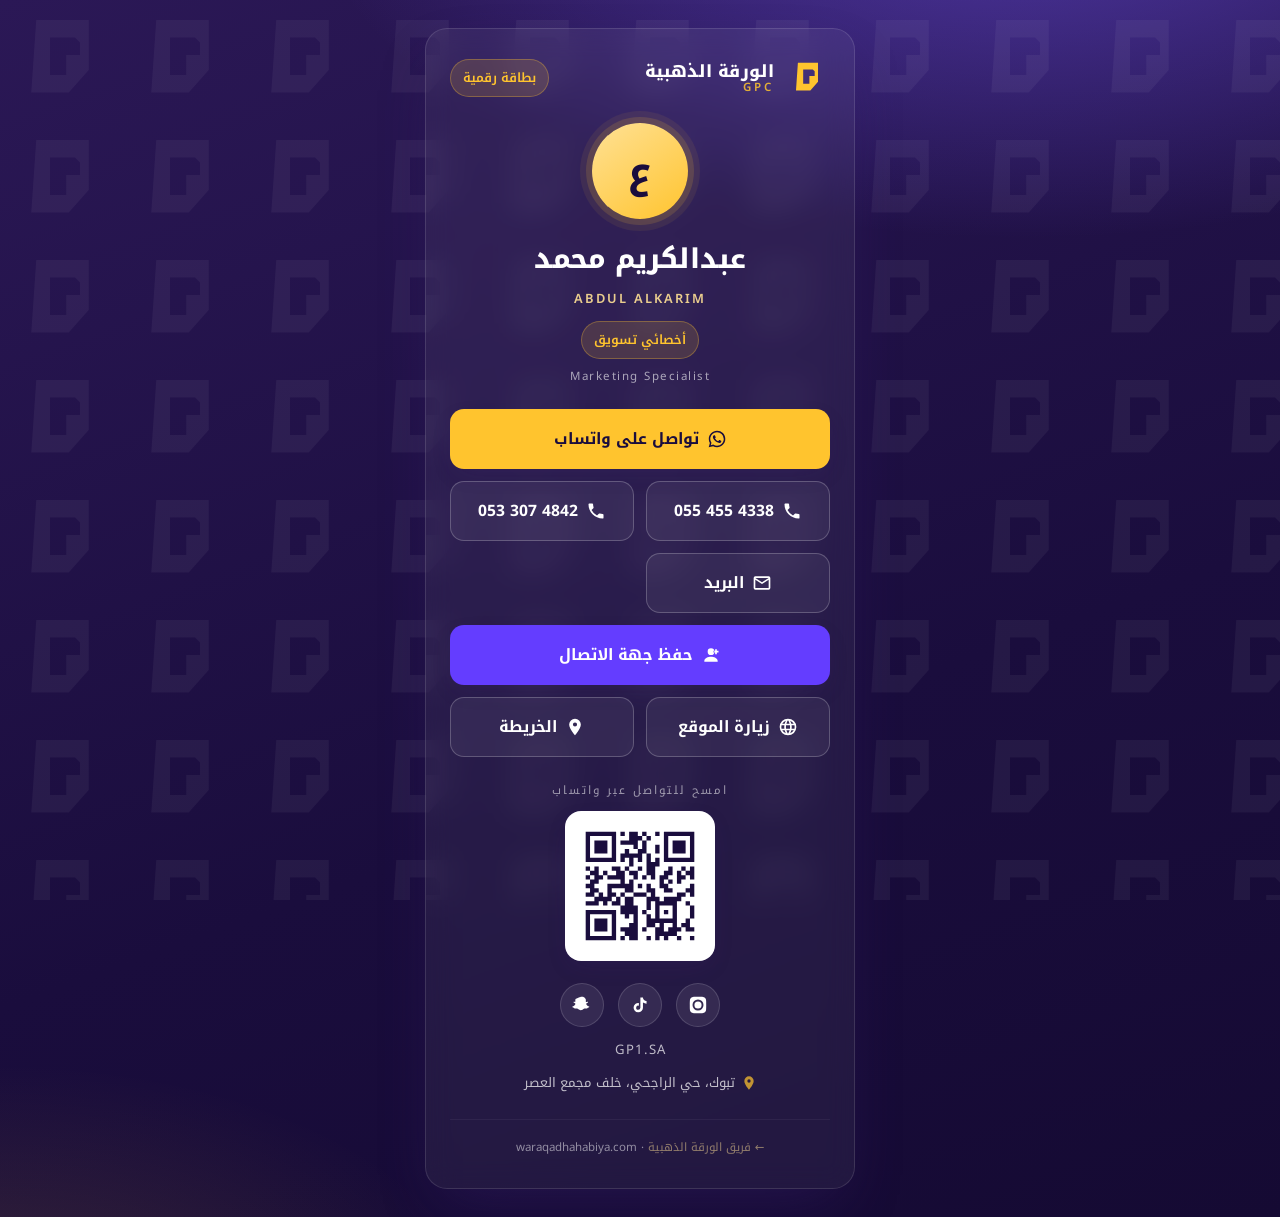
<file: cards/abdulkarim.html>
<!DOCTYPE html>
<html lang="ar" dir="rtl">
<head>
  <meta charset="UTF-8" />
  <meta name="viewport" content="width=device-width, initial-scale=1.0, maximum-scale=1" />
  <title>عبدالكريم محمد — الورقة الذهبية GPC</title>
  <meta name="description" content="بطاقة عمل رقمية — عبدالكريم محمد، أخصائي تسويق، الورقة الذهبية GPC." />
  <link rel="icon" type="image/svg+xml" href="../favicon.svg" />
  <meta property="og:type" content="profile" />
  <meta property="og:title" content="عبدالكريم محمد — الورقة الذهبية GPC" />
  <meta property="og:description" content="أخصائي تسويق | Marketing Specialist" />
  <meta name="theme-color" content="#1A0D3D" />
  <link rel="preconnect" href="https://fonts.googleapis.com">
  <link rel="preconnect" href="https://fonts.gstatic.com" crossorigin>
  <link href="https://fonts.googleapis.com/css2?family=Noto+Kufi+Arabic:wght@300;400;500;600;700;800;900&family=Cairo:wght@400;600;700;800;900&display=swap" rel="stylesheet">
  <link rel="stylesheet" href="../brand/brand.css">
  <style>
    body{min-height:100vh;display:flex;align-items:center;justify-content:center;padding:28px 16px;color:#fff;
      background:radial-gradient(1200px 600px at 80% -10%,rgba(123,92,255,.5),transparent 60%),
        radial-gradient(900px 500px at 0% 110%,rgba(255,196,46,.14),transparent 55%),
        linear-gradient(160deg,#2b1856 0%,#1a0d3d 60%,#150a33 100%);position:relative;overflow-x:hidden}
    body::before{content:"";position:fixed;inset:0;z-index:0;opacity:.05;pointer-events:none;
      background-image:url("data:image/svg+xml,%3Csvg xmlns='http://www.w3.org/2000/svg' viewBox='0 0 96 96'%3E%3Cpath fill='%23ffffff' fill-rule='evenodd' d='M29 16 H71 V56 L55 74 H25 Z M40 30 H60 L64 34 V44 H53 V60 H40 Z'/%3E%3C/svg%3E");
      background-size:120px 120px}
    .card{position:relative;z-index:1;width:100%;max-width:430px;background:rgba(255,255,255,.055);
      border:1px solid rgba(255,255,255,.12);border-radius:var(--gpc-radius);box-shadow:var(--gpc-shadow);
      backdrop-filter:blur(14px);-webkit-backdrop-filter:blur(14px);padding:26px 24px 30px;overflow:hidden}
    .card__top{display:flex;align-items:center;justify-content:space-between;margin-bottom:22px}
    .gpc-lockup .gpc-mark{color:var(--gpc-gold)}
    .gpc-lockup .gpc-word b{color:#fff}.gpc-lockup .gpc-word span{color:var(--gpc-gold)}
    .avatar{width:96px;height:96px;margin:6px auto 14px;border-radius:50%;display:flex;align-items:center;justify-content:center;
      font-weight:800;font-size:2.4rem;color:var(--gpc-purple-deep);background:linear-gradient(145deg,#FFE195,#FFC42E);
      box-shadow:0 0 0 6px rgba(255,196,46,.14),0 0 0 12px rgba(255,196,46,.07)}
    .name{text-align:center;font-weight:800;font-size:1.7rem;margin:0 0 2px}
    .name-en{text-align:center;font-weight:600;font-size:.8rem;letter-spacing:2px;color:var(--gpc-gold-2);opacity:.9;margin-bottom:10px}
    .title{text-align:center;margin-bottom:22px}
    .title small{display:block;margin-top:6px;font-size:.72rem;letter-spacing:1.5px;opacity:.6}
    .sec-label{font-size:.72rem;letter-spacing:2px;opacity:.55;margin:22px 4px 10px;text-align:center}
    .qr-wrap{display:flex;flex-direction:column;align-items:center;gap:10px;margin-top:6px}
    .qr-tile{background:#fff;padding:12px;border-radius:16px;width:150px;height:150px;box-shadow:var(--gpc-shadow-sm)}
    .qr-tile img{width:100%;height:100%;image-rendering:pixelated}
    .social{display:flex;justify-content:center;gap:14px;margin-top:22px}
    .social a{width:44px;height:44px;border-radius:50%;display:flex;align-items:center;justify-content:center;
      background:rgba(255,255,255,.08);border:1px solid rgba(255,255,255,.14);color:#fff;transition:background .2s,transform .12s}
    .social a:hover{background:var(--gpc-gold);color:var(--gpc-purple-deep);transform:translateY(-2px)}
    .social a svg{width:20px;height:20px}
    .handle{text-align:center;font-size:.82rem;opacity:.7;margin-top:10px;letter-spacing:1px}
    .addr{display:flex;align-items:center;justify-content:center;gap:6px;margin-top:8px;font-size:.82rem;opacity:.72}
    .addr svg{width:16px;height:16px;color:var(--gpc-gold)}
    .foot{text-align:center;margin-top:24px;padding-top:16px;border-top:1px solid rgba(255,255,255,.1);font-size:.72rem;opacity:.5}
    .foot a{color:var(--gpc-gold-2)}
    @media (max-width:380px){.name{font-size:1.45rem}.gpc-actions{grid-template-columns:1fr}}
  </style>
</head>
<body>
  <main class="card">
    <div class="card__top">
      <a class="gpc-lockup" href="https://www.waraqadhahabiya.com" target="_blank" rel="noopener" aria-label="الورقة الذهبية GPC">
        <span class="gpc-mark"><svg viewBox="0 0 96 96" fill="none" xmlns="http://www.w3.org/2000/svg" role="img" aria-label="GPC — الورقة الذهبية">
  <!-- علامة الحرف C مع طيّة ورقة (الزاوية السفلية اليمنى). العدّاد الداخلي شفّاف (evenodd) ليعمل على أي خلفية. اللون يُتحكّم به عبر currentColor. -->
  <path fill="currentColor" fill-rule="evenodd" clip-rule="evenodd"
    d="M29 16 H71 V56 L55 74 H25 Z
       M40 30 H60 L64 34 V44 H53 V60 H40 Z"/>
</svg></span>
        <span class="gpc-word"><b>الورقة الذهبية</b><span>GPC</span></span>
      </a>
      <span class="gpc-chip">بطاقة رقمية</span>
    </div>

    <div class="avatar">ع</div>
    <h1 class="name">عبدالكريم محمد</h1>
    <div class="name-en">ABDUL ALKARIM</div>
    <div class="title">
      <span class="gpc-chip">أخصائي تسويق</span>
      <small>Marketing Specialist</small>
    </div>

    <nav class="gpc-actions" aria-label="إجراءات التواصل">
      <a class="gpc-btn gpc-btn--gold gpc-btn--wide" href="https://wa.me/966554554338" target="_blank" rel="noopener"><svg viewBox="0 0 24 24" fill="currentColor"><path d="M12.04 2c-5.46 0-9.9 4.44-9.9 9.9 0 1.75.46 3.45 1.32 4.95L2.05 22l5.28-1.38a9.87 9.87 0 0 0 4.71 1.2h.01c5.46 0 9.9-4.44 9.9-9.9 0-2.65-1.03-5.14-2.9-7.01A9.82 9.82 0 0 0 12.04 2Zm0 1.8c2.16 0 4.19.84 5.72 2.37a8.06 8.06 0 0 1 2.37 5.73c0 4.46-3.63 8.1-8.1 8.1a8.1 8.1 0 0 1-4.13-1.13l-.3-.18-3.05.8.82-2.98-.2-.31a8.05 8.05 0 0 1-1.24-4.3c0-4.46 3.63-8.1 8.11-8.1Zm4.62 10.24c-.25-.13-1.48-.73-1.71-.81-.23-.09-.4-.13-.56.12-.17.25-.64.81-.79.98-.14.16-.29.18-.54.06-.25-.12-1.05-.39-2-1.24-.74-.66-1.24-1.47-1.38-1.72-.15-.25-.02-.39.11-.51.11-.11.25-.29.37-.43.13-.15.17-.25.25-.41.08-.17.04-.31-.02-.43-.06-.12-.56-1.36-.77-1.86-.2-.48-.41-.42-.56-.43l-.48-.01c-.16 0-.43.06-.66.31-.23.25-.86.85-.86 2.07 0 1.22.89 2.4 1.01 2.56.12.17 1.75 2.67 4.25 3.74.59.26 1.05.41 1.41.52.59.19 1.13.16 1.56.1.48-.07 1.48-.6 1.69-1.19.21-.58.21-1.08.15-1.19-.06-.11-.23-.17-.48-.29Z"/></svg> تواصل على واتساب</a>
      <a class="gpc-btn gpc-btn--ghost" href="tel:+966554554338"><svg viewBox="0 0 24 24" fill="currentColor"><path d="M6.62 10.79a15.6 15.6 0 0 0 6.59 6.59l2.2-2.2a1 1 0 0 1 1.02-.24c1.12.37 2.33.57 3.57.57a1 1 0 0 1 1 1V20a1 1 0 0 1-1 1C10.4 21 3 13.6 3 4a1 1 0 0 1 1-1h3.5a1 1 0 0 1 1 1c0 1.25.2 2.45.57 3.57a1 1 0 0 1-.25 1.02l-2.2 2.2Z"/></svg> <span dir="ltr">055 455 4338</span></a>
      <a class="gpc-btn gpc-btn--ghost" href="tel:+966533074842"><svg viewBox="0 0 24 24" fill="currentColor"><path d="M6.62 10.79a15.6 15.6 0 0 0 6.59 6.59l2.2-2.2a1 1 0 0 1 1.02-.24c1.12.37 2.33.57 3.57.57a1 1 0 0 1 1 1V20a1 1 0 0 1-1 1C10.4 21 3 13.6 3 4a1 1 0 0 1 1-1h3.5a1 1 0 0 1 1 1c0 1.25.2 2.45.57 3.57a1 1 0 0 1-.25 1.02l-2.2 2.2Z"/></svg> <span dir="ltr">053 307 4842</span></a>
      <a class="gpc-btn gpc-btn--ghost" href="mailto:g.paper2023@gmail.com"><svg viewBox="0 0 24 24" fill="currentColor"><path d="M4 4h16a2 2 0 0 1 2 2v12a2 2 0 0 1-2 2H4a2 2 0 0 1-2-2V6a2 2 0 0 1 2-2Zm0 2v.01l8 5 8-5V6H4Zm16 2.24-7.47 4.67a1 1 0 0 1-1.06 0L4 8.24V18h16V8.24Z"/></svg> البريد</a>
      <button class="gpc-btn gpc-btn--solid gpc-btn--wide" id="saveContact" type="button"><svg viewBox="0 0 24 24" fill="currentColor"><path d="M12 12a4 4 0 1 0 0-8 4 4 0 0 0 0 8Zm0 2c-3.31 0-8 1.67-8 5v1h16v-1c0-3.33-4.69-5-8-5Zm7-9v2h2v2h-2v2h-2V9h-2V7h2V5h2Z"/></svg> حفظ جهة الاتصال</button>
      <a class="gpc-btn gpc-btn--ghost" href="https://www.waraqadhahabiya.com" target="_blank" rel="noopener"><svg viewBox="0 0 24 24" fill="currentColor"><path d="M12 2a10 10 0 1 0 0 20 10 10 0 0 0 0-20Zm6.93 6h-2.95a15.7 15.7 0 0 0-1.38-3.56A8.03 8.03 0 0 1 18.93 8ZM12 4.04c.83 1.2 1.48 2.53 1.91 3.96h-3.82c.43-1.43 1.08-2.76 1.91-3.96ZM4.26 14a7.96 7.96 0 0 1 0-4h3.38a16.6 16.6 0 0 0 0 4H4.26Zm.81 2h2.95c.35 1.28.82 2.48 1.38 3.56A8.03 8.03 0 0 1 5.07 16Zm2.95-8H5.07a8.03 8.03 0 0 1 4.33-3.56A15.7 15.7 0 0 0 8.02 8ZM12 19.96c-.83-1.2-1.48-2.53-1.91-3.96h3.82c-.43 1.43-1.08 2.76-1.91 3.96ZM14.34 14H9.66a14.7 14.7 0 0 1 0-4h4.68a14.7 14.7 0 0 1 0 4Zm.28 5.56c.56-1.08 1.03-2.28 1.38-3.56h2.95a8.03 8.03 0 0 1-4.33 3.56ZM16.36 14a16.6 16.6 0 0 0 0-4h3.38a7.96 7.96 0 0 1 0 4h-3.38Z"/></svg> زيارة الموقع</a>
      <a class="gpc-btn gpc-btn--ghost" href="https://www.google.com/maps/search/?api=1&query=%D8%A7%D9%84%D9%88%D8%B1%D9%82%D8%A9%20%D8%A7%D9%84%D8%B0%D9%87%D8%A8%D9%8A%D8%A9%20GPC%20%D8%AA%D8%A8%D9%88%D9%83" target="_blank" rel="noopener"><svg viewBox="0 0 24 24" fill="currentColor"><path d="M12 2a7 7 0 0 0-7 7c0 5.25 7 13 7 13s7-7.75 7-13a7 7 0 0 0-7-7Zm0 9.5A2.5 2.5 0 1 1 12 6.5a2.5 2.5 0 0 1 0 5Z"/></svg> الخريطة</a>
    </nav>

    <div class="sec-label">امسح للتواصل عبر واتساب</div>
    <div class="qr-wrap">
      <div class="qr-tile"><img src="qr/abdulkarim.svg" alt="رمز QR للتواصل مع عبدالكريم محمد عبر واتساب" /></div>
    </div>

    <div class="social">
      <a href="https://instagram.com/GP1.SA" target="_blank" rel="noopener" aria-label="إنستغرام"><svg viewBox="0 0 24 24" fill="currentColor"><path d="M12 2.16c3.2 0 3.58.01 4.85.07 1.17.05 1.8.25 2.23.41.56.22.96.48 1.38.9.42.42.68.82.9 1.38.16.42.36 1.06.41 2.23.06 1.27.07 1.65.07 4.85s-.01 3.58-.07 4.85c-.05 1.17-.25 1.8-.41 2.23-.22.56-.48.96-.9 1.38-.42.42-.82.68-1.38.9-.42.16-1.06.36-2.23.41-1.27.06-1.65.07-4.85.07s-3.58-.01-4.85-.07c-1.17-.05-1.8-.25-2.23-.41a3.7 3.7 0 0 1-1.38-.9 3.7 3.7 0 0 1-.9-1.38c-.16-.42-.36-1.06-.41-2.23C2.17 15.58 2.16 15.2 2.16 12s.01-3.58.07-4.85c.05-1.17.25-1.8.41-2.23.22-.56.48-.96.9-1.38.42-.42.82-.68 1.38-.9.42-.16 1.06-.36 2.23-.41C8.42 2.17 8.8 2.16 12 2.16Zm0 3.24A6.6 6.6 0 1 0 12 18.6 6.6 6.6 0 0 0 12 5.4Zm0 10.89A4.29 4.29 0 1 1 12 7.71a4.29 4.29 0 0 1 0 8.58Zm6.85-11.15a1.54 1.54 0 1 1-3.08 0 1.54 1.54 0 0 1 3.08 0Z"/></svg></a>
      <a href="https://tiktok.com/@GP1.SA" target="_blank" rel="noopener" aria-label="تيك توك"><svg viewBox="0 0 24 24" fill="currentColor"><path d="M16.6 5.82a4.28 4.28 0 0 1-1.04-2.82h-3.1v12.34a2.53 2.53 0 0 1-2.53 2.4 2.53 2.53 0 1 1 .7-4.96V9.6a5.63 5.63 0 1 0 4.93 5.58V9.01a7.34 7.34 0 0 0 4.3 1.38V7.3a4.28 4.28 0 0 1-3.26-1.48Z"/></svg></a>
      <a href="https://snapchat.com/add/GP1.SA" target="_blank" rel="noopener" aria-label="سناب شات"><svg viewBox="0 0 24 24" fill="currentColor"><path d="M12.01 2c1.86.02 3.65.98 4.4 2.94.28.72.24 1.62.22 2.42-.01.28-.03.6-.04.94.13.07.32.11.53.11.3-.01.66-.11.98-.28.13-.07.28-.1.42-.1.3 0 .58.15.7.44.16.4-.08.75-.6.98l-.4.18c-.44.2-.99.44-1.14.79-.08.19-.03.42.05.6.02.03 1.06 2.34 3.3 2.71.24.04.42.25.4.5-.01.09-.03.17-.07.24-.28.66-1.5.92-2.2 1.03-.08.01-.13.1-.15.24-.02.1-.04.2-.08.32-.05.16-.2.26-.4.26h-.04c-.14 0-.32-.03-.55-.07-.35-.07-.77-.14-1.28-.14-.3 0-.62.03-.94.08-.62.11-1.14.5-1.7.9-.72.53-1.53 1.12-2.79 1.12h-.14c-1.26 0-2.06-.59-2.78-1.11-.57-.42-1.09-.8-1.71-.91a5.9 5.9 0 0 0-.94-.08c-.53 0-.96.09-1.28.15-.22.04-.4.07-.53.07-.27.01-.4-.15-.46-.28-.04-.11-.06-.22-.08-.31-.03-.14-.07-.23-.15-.24-.7-.11-1.92-.37-2.2-1.04a.53.53 0 0 1-.06-.23c-.02-.25.15-.46.4-.5 2.23-.37 3.27-2.68 3.3-2.72.08-.17.13-.4.05-.6-.15-.34-.7-.58-1.14-.78-.14-.06-.28-.12-.4-.18-.68-.3-.77-.66-.66-.98.11-.32.5-.5.87-.36.28.13.6.2.85.2.22 0 .38-.04.48-.09v-.03c-.02-.34-.04-.65-.05-.93-.02-.8-.06-1.7.22-2.42C8.34 2.98 10.13 2.02 12 2h.01Z"/></svg></a>
    </div>
    <div class="handle">GP1.SA</div>
    <div class="addr"><svg viewBox="0 0 24 24" fill="currentColor"><path d="M12 2a7 7 0 0 0-7 7c0 5.25 7 13 7 13s7-7.75 7-13a7 7 0 0 0-7-7Zm0 9.5A2.5 2.5 0 1 1 12 6.5a2.5 2.5 0 0 1 0 5Z"/></svg> تبوك، حي الراجحي، خلف مجمع العصر</div>

    <div class="foot"><a href="../#team">← فريق الورقة الذهبية</a> · waraqadhahabiya.com</div>
  </main>

  <script>
    (function(){
      var vcard = "BEGIN:VCARD\r\nVERSION:3.0\r\nN:محمد;عبدالكريم;;;\r\nFN:عبدالكريم محمد\r\nORG:الورقة الذهبية GPC\r\nTITLE:أخصائي تسويق\r\nTEL;TYPE=CELL,VOICE:+966554554338\r\nTEL;TYPE=CELL,VOICE:+966533074842\r\nEMAIL;TYPE=INTERNET:g.paper2023@gmail.com\r\nURL:https://www.waraqadhahabiya.com\r\nADR;TYPE=WORK:;;حي الراجحي، خلف مجمع العصر;تبوك;;;السعودية\r\nEND:VCARD";
      var btn = document.getElementById('saveContact');
      if(!btn) return;
      btn.addEventListener('click', function(){
        var blob = new Blob([vcard], {type:'text/vcard;charset=utf-8'});
        var url = URL.createObjectURL(blob);
        var a = document.createElement('a');
        a.href = url; a.download = 'abdulkarim.vcf';
        document.body.appendChild(a); a.click(); document.body.removeChild(a);
        setTimeout(function(){ URL.revokeObjectURL(url); }, 1500);
      });
    })();
  </script>
</body>
</html>
</file>
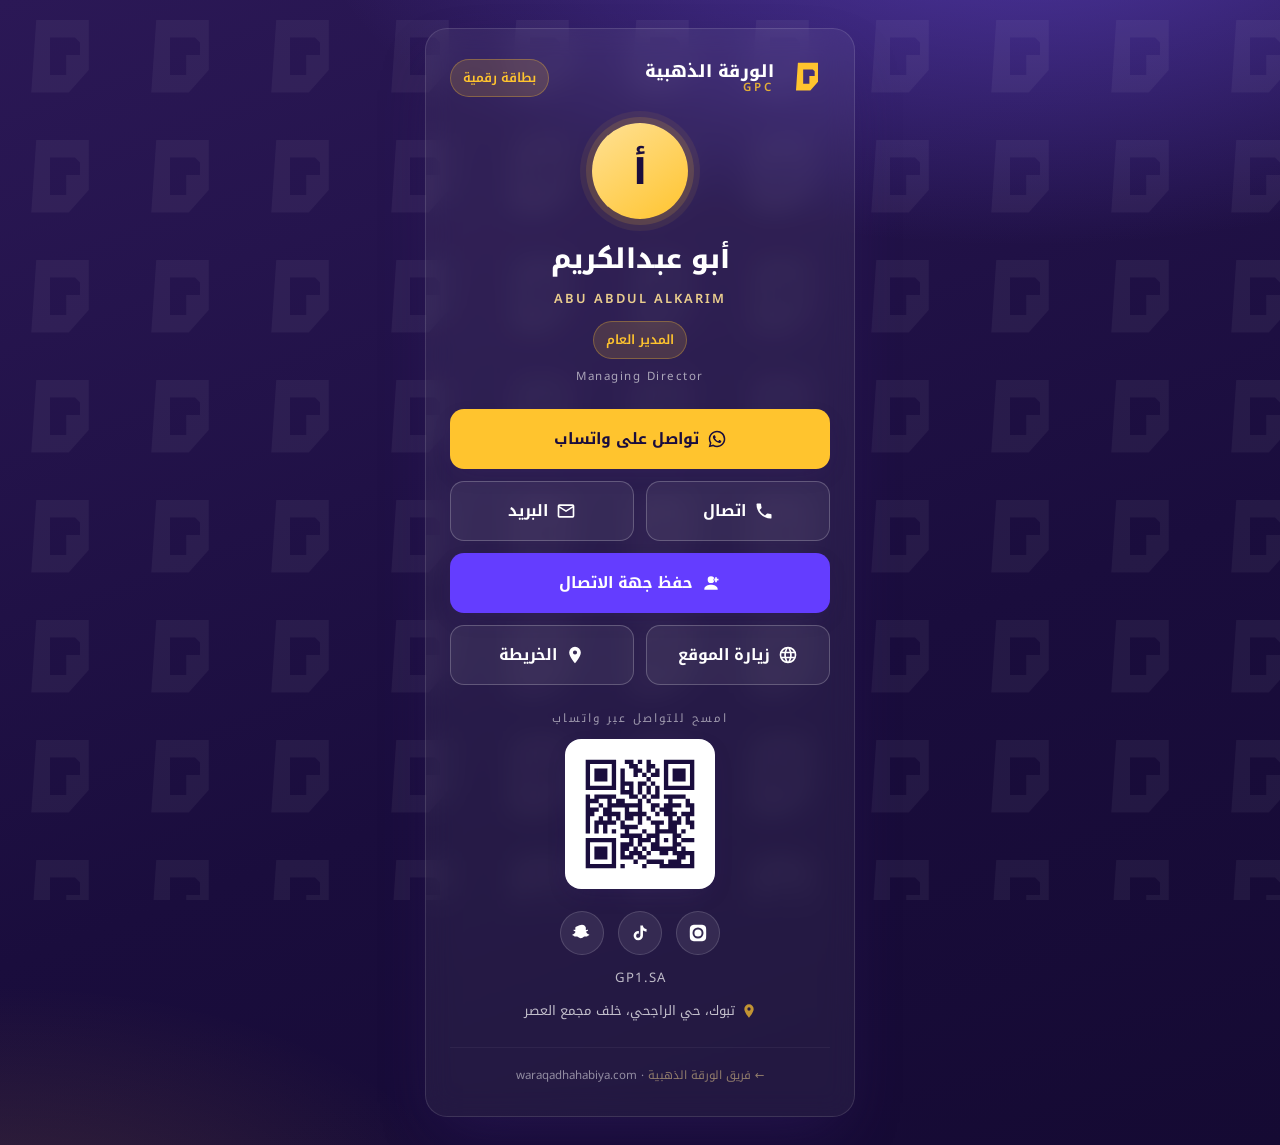
<file: cards/abu-abdulkarim.html>
<!DOCTYPE html>
<html lang="ar" dir="rtl">
<head>
  <meta charset="UTF-8" />
  <meta name="viewport" content="width=device-width, initial-scale=1.0, maximum-scale=1" />
  <title>أبو عبدالكريم — الورقة الذهبية GPC</title>
  <meta name="description" content="بطاقة عمل رقمية — أبو عبدالكريم، المدير العام، الورقة الذهبية GPC." />
  <link rel="icon" type="image/svg+xml" href="../favicon.svg" />
  <meta property="og:type" content="profile" />
  <meta property="og:title" content="أبو عبدالكريم — الورقة الذهبية GPC" />
  <meta property="og:description" content="المدير العام | Managing Director" />
  <meta name="theme-color" content="#1A0D3D" />
  <link rel="preconnect" href="https://fonts.googleapis.com">
  <link rel="preconnect" href="https://fonts.gstatic.com" crossorigin>
  <link href="https://fonts.googleapis.com/css2?family=Noto+Kufi+Arabic:wght@300;400;500;600;700;800;900&family=Cairo:wght@400;600;700;800;900&display=swap" rel="stylesheet">
  <link rel="stylesheet" href="../brand/brand.css">
  <style>
    body{min-height:100vh;display:flex;align-items:center;justify-content:center;padding:28px 16px;color:#fff;
      background:radial-gradient(1200px 600px at 80% -10%,rgba(123,92,255,.5),transparent 60%),
        radial-gradient(900px 500px at 0% 110%,rgba(255,196,46,.14),transparent 55%),
        linear-gradient(160deg,#2b1856 0%,#1a0d3d 60%,#150a33 100%);position:relative;overflow-x:hidden}
    body::before{content:"";position:fixed;inset:0;z-index:0;opacity:.05;pointer-events:none;
      background-image:url("data:image/svg+xml,%3Csvg xmlns='http://www.w3.org/2000/svg' viewBox='0 0 96 96'%3E%3Cpath fill='%23ffffff' fill-rule='evenodd' d='M29 16 H71 V56 L55 74 H25 Z M40 30 H60 L64 34 V44 H53 V60 H40 Z'/%3E%3C/svg%3E");
      background-size:120px 120px}
    .card{position:relative;z-index:1;width:100%;max-width:430px;background:rgba(255,255,255,.055);
      border:1px solid rgba(255,255,255,.12);border-radius:var(--gpc-radius);box-shadow:var(--gpc-shadow);
      backdrop-filter:blur(14px);-webkit-backdrop-filter:blur(14px);padding:26px 24px 30px;overflow:hidden}
    .card__top{display:flex;align-items:center;justify-content:space-between;margin-bottom:22px}
    .gpc-lockup .gpc-mark{color:var(--gpc-gold)}
    .gpc-lockup .gpc-word b{color:#fff}.gpc-lockup .gpc-word span{color:var(--gpc-gold)}
    .avatar{width:96px;height:96px;margin:6px auto 14px;border-radius:50%;display:flex;align-items:center;justify-content:center;
      font-weight:800;font-size:2.4rem;color:var(--gpc-purple-deep);background:linear-gradient(145deg,#FFE195,#FFC42E);
      box-shadow:0 0 0 6px rgba(255,196,46,.14),0 0 0 12px rgba(255,196,46,.07)}
    .name{text-align:center;font-weight:800;font-size:1.7rem;margin:0 0 2px}
    .name-en{text-align:center;font-weight:600;font-size:.8rem;letter-spacing:2px;color:var(--gpc-gold-2);opacity:.9;margin-bottom:10px}
    .title{text-align:center;margin-bottom:22px}
    .title small{display:block;margin-top:6px;font-size:.72rem;letter-spacing:1.5px;opacity:.6}
    .sec-label{font-size:.72rem;letter-spacing:2px;opacity:.55;margin:22px 4px 10px;text-align:center}
    .qr-wrap{display:flex;flex-direction:column;align-items:center;gap:10px;margin-top:6px}
    .qr-tile{background:#fff;padding:12px;border-radius:16px;width:150px;height:150px;box-shadow:var(--gpc-shadow-sm)}
    .qr-tile img{width:100%;height:100%;image-rendering:pixelated}
    .social{display:flex;justify-content:center;gap:14px;margin-top:22px}
    .social a{width:44px;height:44px;border-radius:50%;display:flex;align-items:center;justify-content:center;
      background:rgba(255,255,255,.08);border:1px solid rgba(255,255,255,.14);color:#fff;transition:background .2s,transform .12s}
    .social a:hover{background:var(--gpc-gold);color:var(--gpc-purple-deep);transform:translateY(-2px)}
    .social a svg{width:20px;height:20px}
    .handle{text-align:center;font-size:.82rem;opacity:.7;margin-top:10px;letter-spacing:1px}
    .addr{display:flex;align-items:center;justify-content:center;gap:6px;margin-top:8px;font-size:.82rem;opacity:.72}
    .addr svg{width:16px;height:16px;color:var(--gpc-gold)}
    .foot{text-align:center;margin-top:24px;padding-top:16px;border-top:1px solid rgba(255,255,255,.1);font-size:.72rem;opacity:.5}
    .foot a{color:var(--gpc-gold-2)}
    @media (max-width:380px){.name{font-size:1.45rem}.gpc-actions{grid-template-columns:1fr}}
  </style>
</head>
<body>
  <main class="card">
    <div class="card__top">
      <a class="gpc-lockup" href="https://www.waraqadhahabiya.com" target="_blank" rel="noopener" aria-label="الورقة الذهبية GPC">
        <span class="gpc-mark"><svg viewBox="0 0 96 96" fill="none" xmlns="http://www.w3.org/2000/svg" role="img" aria-label="GPC — الورقة الذهبية">
  <!-- علامة الحرف C مع طيّة ورقة (الزاوية السفلية اليمنى). العدّاد الداخلي شفّاف (evenodd) ليعمل على أي خلفية. اللون يُتحكّم به عبر currentColor. -->
  <path fill="currentColor" fill-rule="evenodd" clip-rule="evenodd"
    d="M29 16 H71 V56 L55 74 H25 Z
       M40 30 H60 L64 34 V44 H53 V60 H40 Z"/>
</svg></span>
        <span class="gpc-word"><b>الورقة الذهبية</b><span>GPC</span></span>
      </a>
      <span class="gpc-chip">بطاقة رقمية</span>
    </div>

    <div class="avatar">أ</div>
    <h1 class="name">أبو عبدالكريم</h1>
    <div class="name-en">ABU ABDUL ALKARIM</div>
    <div class="title">
      <span class="gpc-chip">المدير العام</span>
      <small>Managing Director</small>
    </div>

    <nav class="gpc-actions" aria-label="إجراءات التواصل">
      <a class="gpc-btn gpc-btn--gold gpc-btn--wide" href="https://wa.me/966530063686" target="_blank" rel="noopener"><svg viewBox="0 0 24 24" fill="currentColor"><path d="M12.04 2c-5.46 0-9.9 4.44-9.9 9.9 0 1.75.46 3.45 1.32 4.95L2.05 22l5.28-1.38a9.87 9.87 0 0 0 4.71 1.2h.01c5.46 0 9.9-4.44 9.9-9.9 0-2.65-1.03-5.14-2.9-7.01A9.82 9.82 0 0 0 12.04 2Zm0 1.8c2.16 0 4.19.84 5.72 2.37a8.06 8.06 0 0 1 2.37 5.73c0 4.46-3.63 8.1-8.1 8.1a8.1 8.1 0 0 1-4.13-1.13l-.3-.18-3.05.8.82-2.98-.2-.31a8.05 8.05 0 0 1-1.24-4.3c0-4.46 3.63-8.1 8.11-8.1Zm4.62 10.24c-.25-.13-1.48-.73-1.71-.81-.23-.09-.4-.13-.56.12-.17.25-.64.81-.79.98-.14.16-.29.18-.54.06-.25-.12-1.05-.39-2-1.24-.74-.66-1.24-1.47-1.38-1.72-.15-.25-.02-.39.11-.51.11-.11.25-.29.37-.43.13-.15.17-.25.25-.41.08-.17.04-.31-.02-.43-.06-.12-.56-1.36-.77-1.86-.2-.48-.41-.42-.56-.43l-.48-.01c-.16 0-.43.06-.66.31-.23.25-.86.85-.86 2.07 0 1.22.89 2.4 1.01 2.56.12.17 1.75 2.67 4.25 3.74.59.26 1.05.41 1.41.52.59.19 1.13.16 1.56.1.48-.07 1.48-.6 1.69-1.19.21-.58.21-1.08.15-1.19-.06-.11-.23-.17-.48-.29Z"/></svg> تواصل على واتساب</a>
      <a class="gpc-btn gpc-btn--ghost" href="tel:+966530063686"><svg viewBox="0 0 24 24" fill="currentColor"><path d="M6.62 10.79a15.6 15.6 0 0 0 6.59 6.59l2.2-2.2a1 1 0 0 1 1.02-.24c1.12.37 2.33.57 3.57.57a1 1 0 0 1 1 1V20a1 1 0 0 1-1 1C10.4 21 3 13.6 3 4a1 1 0 0 1 1-1h3.5a1 1 0 0 1 1 1c0 1.25.2 2.45.57 3.57a1 1 0 0 1-.25 1.02l-2.2 2.2Z"/></svg> <span dir="ltr">اتصال</span></a>
      <a class="gpc-btn gpc-btn--ghost" href="mailto:g.paper2023@gmail.com"><svg viewBox="0 0 24 24" fill="currentColor"><path d="M4 4h16a2 2 0 0 1 2 2v12a2 2 0 0 1-2 2H4a2 2 0 0 1-2-2V6a2 2 0 0 1 2-2Zm0 2v.01l8 5 8-5V6H4Zm16 2.24-7.47 4.67a1 1 0 0 1-1.06 0L4 8.24V18h16V8.24Z"/></svg> البريد</a>
      <button class="gpc-btn gpc-btn--solid gpc-btn--wide" id="saveContact" type="button"><svg viewBox="0 0 24 24" fill="currentColor"><path d="M12 12a4 4 0 1 0 0-8 4 4 0 0 0 0 8Zm0 2c-3.31 0-8 1.67-8 5v1h16v-1c0-3.33-4.69-5-8-5Zm7-9v2h2v2h-2v2h-2V9h-2V7h2V5h2Z"/></svg> حفظ جهة الاتصال</button>
      <a class="gpc-btn gpc-btn--ghost" href="https://www.waraqadhahabiya.com" target="_blank" rel="noopener"><svg viewBox="0 0 24 24" fill="currentColor"><path d="M12 2a10 10 0 1 0 0 20 10 10 0 0 0 0-20Zm6.93 6h-2.95a15.7 15.7 0 0 0-1.38-3.56A8.03 8.03 0 0 1 18.93 8ZM12 4.04c.83 1.2 1.48 2.53 1.91 3.96h-3.82c.43-1.43 1.08-2.76 1.91-3.96ZM4.26 14a7.96 7.96 0 0 1 0-4h3.38a16.6 16.6 0 0 0 0 4H4.26Zm.81 2h2.95c.35 1.28.82 2.48 1.38 3.56A8.03 8.03 0 0 1 5.07 16Zm2.95-8H5.07a8.03 8.03 0 0 1 4.33-3.56A15.7 15.7 0 0 0 8.02 8ZM12 19.96c-.83-1.2-1.48-2.53-1.91-3.96h3.82c-.43 1.43-1.08 2.76-1.91 3.96ZM14.34 14H9.66a14.7 14.7 0 0 1 0-4h4.68a14.7 14.7 0 0 1 0 4Zm.28 5.56c.56-1.08 1.03-2.28 1.38-3.56h2.95a8.03 8.03 0 0 1-4.33 3.56ZM16.36 14a16.6 16.6 0 0 0 0-4h3.38a7.96 7.96 0 0 1 0 4h-3.38Z"/></svg> زيارة الموقع</a>
      <a class="gpc-btn gpc-btn--ghost" href="https://www.google.com/maps/search/?api=1&query=%D8%A7%D9%84%D9%88%D8%B1%D9%82%D8%A9%20%D8%A7%D9%84%D8%B0%D9%87%D8%A8%D9%8A%D8%A9%20GPC%20%D8%AA%D8%A8%D9%88%D9%83" target="_blank" rel="noopener"><svg viewBox="0 0 24 24" fill="currentColor"><path d="M12 2a7 7 0 0 0-7 7c0 5.25 7 13 7 13s7-7.75 7-13a7 7 0 0 0-7-7Zm0 9.5A2.5 2.5 0 1 1 12 6.5a2.5 2.5 0 0 1 0 5Z"/></svg> الخريطة</a>
    </nav>

    <div class="sec-label">امسح للتواصل عبر واتساب</div>
    <div class="qr-wrap">
      <div class="qr-tile"><img src="qr/abu-abdulkarim.svg" alt="رمز QR للتواصل مع أبو عبدالكريم عبر واتساب" /></div>
    </div>

    <div class="social">
      <a href="https://instagram.com/GP1.SA" target="_blank" rel="noopener" aria-label="إنستغرام"><svg viewBox="0 0 24 24" fill="currentColor"><path d="M12 2.16c3.2 0 3.58.01 4.85.07 1.17.05 1.8.25 2.23.41.56.22.96.48 1.38.9.42.42.68.82.9 1.38.16.42.36 1.06.41 2.23.06 1.27.07 1.65.07 4.85s-.01 3.58-.07 4.85c-.05 1.17-.25 1.8-.41 2.23-.22.56-.48.96-.9 1.38-.42.42-.82.68-1.38.9-.42.16-1.06.36-2.23.41-1.27.06-1.65.07-4.85.07s-3.58-.01-4.85-.07c-1.17-.05-1.8-.25-2.23-.41a3.7 3.7 0 0 1-1.38-.9 3.7 3.7 0 0 1-.9-1.38c-.16-.42-.36-1.06-.41-2.23C2.17 15.58 2.16 15.2 2.16 12s.01-3.58.07-4.85c.05-1.17.25-1.8.41-2.23.22-.56.48-.96.9-1.38.42-.42.82-.68 1.38-.9.42-.16 1.06-.36 2.23-.41C8.42 2.17 8.8 2.16 12 2.16Zm0 3.24A6.6 6.6 0 1 0 12 18.6 6.6 6.6 0 0 0 12 5.4Zm0 10.89A4.29 4.29 0 1 1 12 7.71a4.29 4.29 0 0 1 0 8.58Zm6.85-11.15a1.54 1.54 0 1 1-3.08 0 1.54 1.54 0 0 1 3.08 0Z"/></svg></a>
      <a href="https://tiktok.com/@GP1.SA" target="_blank" rel="noopener" aria-label="تيك توك"><svg viewBox="0 0 24 24" fill="currentColor"><path d="M16.6 5.82a4.28 4.28 0 0 1-1.04-2.82h-3.1v12.34a2.53 2.53 0 0 1-2.53 2.4 2.53 2.53 0 1 1 .7-4.96V9.6a5.63 5.63 0 1 0 4.93 5.58V9.01a7.34 7.34 0 0 0 4.3 1.38V7.3a4.28 4.28 0 0 1-3.26-1.48Z"/></svg></a>
      <a href="https://snapchat.com/add/GP1.SA" target="_blank" rel="noopener" aria-label="سناب شات"><svg viewBox="0 0 24 24" fill="currentColor"><path d="M12.01 2c1.86.02 3.65.98 4.4 2.94.28.72.24 1.62.22 2.42-.01.28-.03.6-.04.94.13.07.32.11.53.11.3-.01.66-.11.98-.28.13-.07.28-.1.42-.1.3 0 .58.15.7.44.16.4-.08.75-.6.98l-.4.18c-.44.2-.99.44-1.14.79-.08.19-.03.42.05.6.02.03 1.06 2.34 3.3 2.71.24.04.42.25.4.5-.01.09-.03.17-.07.24-.28.66-1.5.92-2.2 1.03-.08.01-.13.1-.15.24-.02.1-.04.2-.08.32-.05.16-.2.26-.4.26h-.04c-.14 0-.32-.03-.55-.07-.35-.07-.77-.14-1.28-.14-.3 0-.62.03-.94.08-.62.11-1.14.5-1.7.9-.72.53-1.53 1.12-2.79 1.12h-.14c-1.26 0-2.06-.59-2.78-1.11-.57-.42-1.09-.8-1.71-.91a5.9 5.9 0 0 0-.94-.08c-.53 0-.96.09-1.28.15-.22.04-.4.07-.53.07-.27.01-.4-.15-.46-.28-.04-.11-.06-.22-.08-.31-.03-.14-.07-.23-.15-.24-.7-.11-1.92-.37-2.2-1.04a.53.53 0 0 1-.06-.23c-.02-.25.15-.46.4-.5 2.23-.37 3.27-2.68 3.3-2.72.08-.17.13-.4.05-.6-.15-.34-.7-.58-1.14-.78-.14-.06-.28-.12-.4-.18-.68-.3-.77-.66-.66-.98.11-.32.5-.5.87-.36.28.13.6.2.85.2.22 0 .38-.04.48-.09v-.03c-.02-.34-.04-.65-.05-.93-.02-.8-.06-1.7.22-2.42C8.34 2.98 10.13 2.02 12 2h.01Z"/></svg></a>
    </div>
    <div class="handle">GP1.SA</div>
    <div class="addr"><svg viewBox="0 0 24 24" fill="currentColor"><path d="M12 2a7 7 0 0 0-7 7c0 5.25 7 13 7 13s7-7.75 7-13a7 7 0 0 0-7-7Zm0 9.5A2.5 2.5 0 1 1 12 6.5a2.5 2.5 0 0 1 0 5Z"/></svg> تبوك، حي الراجحي، خلف مجمع العصر</div>

    <div class="foot"><a href="../#team">← فريق الورقة الذهبية</a> · waraqadhahabiya.com</div>
  </main>

  <script>
    (function(){
      var vcard = "BEGIN:VCARD\r\nVERSION:3.0\r\nN:;أبو عبدالكريم;;;\r\nFN:أبو عبدالكريم\r\nORG:الورقة الذهبية GPC\r\nTITLE:المدير العام\r\nTEL;TYPE=CELL,VOICE:+966530063686\r\nEMAIL;TYPE=INTERNET:g.paper2023@gmail.com\r\nURL:https://www.waraqadhahabiya.com\r\nADR;TYPE=WORK:;;حي الراجحي، خلف مجمع العصر;تبوك;;;السعودية\r\nEND:VCARD";
      var btn = document.getElementById('saveContact');
      if(!btn) return;
      btn.addEventListener('click', function(){
        var blob = new Blob([vcard], {type:'text/vcard;charset=utf-8'});
        var url = URL.createObjectURL(blob);
        var a = document.createElement('a');
        a.href = url; a.download = 'abu-abdulkarim.vcf';
        document.body.appendChild(a); a.click(); document.body.removeChild(a);
        setTimeout(function(){ URL.revokeObjectURL(url); }, 1500);
      });
    })();
  </script>
</body>
</html>
</file>
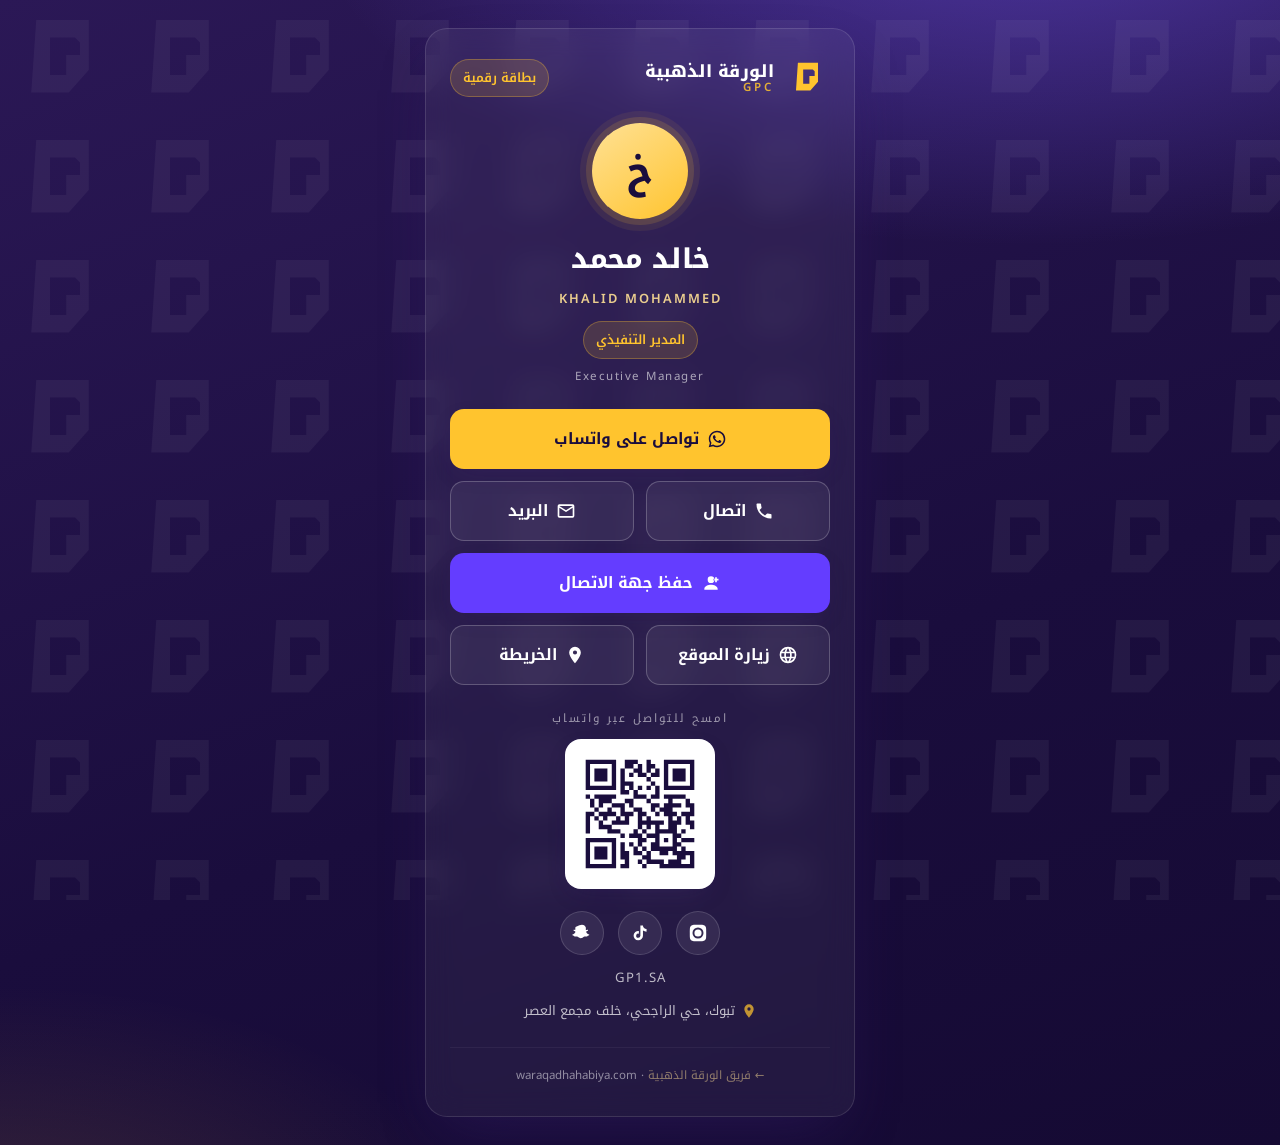
<file: cards/khalid.html>
<!DOCTYPE html>
<html lang="ar" dir="rtl">
<head>
  <meta charset="UTF-8" />
  <meta name="viewport" content="width=device-width, initial-scale=1.0, maximum-scale=1" />
  <title>خالد محمد — الورقة الذهبية GPC</title>
  <meta name="description" content="بطاقة عمل رقمية — خالد محمد، المدير التنفيذي، الورقة الذهبية GPC." />
  <link rel="icon" type="image/svg+xml" href="../favicon.svg" />
  <meta property="og:type" content="profile" />
  <meta property="og:title" content="خالد محمد — الورقة الذهبية GPC" />
  <meta property="og:description" content="المدير التنفيذي | Executive Manager" />
  <meta name="theme-color" content="#1A0D3D" />
  <link rel="preconnect" href="https://fonts.googleapis.com">
  <link rel="preconnect" href="https://fonts.gstatic.com" crossorigin>
  <link href="https://fonts.googleapis.com/css2?family=Noto+Kufi+Arabic:wght@300;400;500;600;700;800;900&family=Cairo:wght@400;600;700;800;900&display=swap" rel="stylesheet">
  <link rel="stylesheet" href="../brand/brand.css">
  <style>
    body{min-height:100vh;display:flex;align-items:center;justify-content:center;padding:28px 16px;color:#fff;
      background:radial-gradient(1200px 600px at 80% -10%,rgba(123,92,255,.5),transparent 60%),
        radial-gradient(900px 500px at 0% 110%,rgba(255,196,46,.14),transparent 55%),
        linear-gradient(160deg,#2b1856 0%,#1a0d3d 60%,#150a33 100%);position:relative;overflow-x:hidden}
    body::before{content:"";position:fixed;inset:0;z-index:0;opacity:.05;pointer-events:none;
      background-image:url("data:image/svg+xml,%3Csvg xmlns='http://www.w3.org/2000/svg' viewBox='0 0 96 96'%3E%3Cpath fill='%23ffffff' fill-rule='evenodd' d='M29 16 H71 V56 L55 74 H25 Z M40 30 H60 L64 34 V44 H53 V60 H40 Z'/%3E%3C/svg%3E");
      background-size:120px 120px}
    .card{position:relative;z-index:1;width:100%;max-width:430px;background:rgba(255,255,255,.055);
      border:1px solid rgba(255,255,255,.12);border-radius:var(--gpc-radius);box-shadow:var(--gpc-shadow);
      backdrop-filter:blur(14px);-webkit-backdrop-filter:blur(14px);padding:26px 24px 30px;overflow:hidden}
    .card__top{display:flex;align-items:center;justify-content:space-between;margin-bottom:22px}
    .gpc-lockup .gpc-mark{color:var(--gpc-gold)}
    .gpc-lockup .gpc-word b{color:#fff}.gpc-lockup .gpc-word span{color:var(--gpc-gold)}
    .avatar{width:96px;height:96px;margin:6px auto 14px;border-radius:50%;display:flex;align-items:center;justify-content:center;
      font-weight:800;font-size:2.4rem;color:var(--gpc-purple-deep);background:linear-gradient(145deg,#FFE195,#FFC42E);
      box-shadow:0 0 0 6px rgba(255,196,46,.14),0 0 0 12px rgba(255,196,46,.07)}
    .name{text-align:center;font-weight:800;font-size:1.7rem;margin:0 0 2px}
    .name-en{text-align:center;font-weight:600;font-size:.8rem;letter-spacing:2px;color:var(--gpc-gold-2);opacity:.9;margin-bottom:10px}
    .title{text-align:center;margin-bottom:22px}
    .title small{display:block;margin-top:6px;font-size:.72rem;letter-spacing:1.5px;opacity:.6}
    .sec-label{font-size:.72rem;letter-spacing:2px;opacity:.55;margin:22px 4px 10px;text-align:center}
    .qr-wrap{display:flex;flex-direction:column;align-items:center;gap:10px;margin-top:6px}
    .qr-tile{background:#fff;padding:12px;border-radius:16px;width:150px;height:150px;box-shadow:var(--gpc-shadow-sm)}
    .qr-tile img{width:100%;height:100%;image-rendering:pixelated}
    .social{display:flex;justify-content:center;gap:14px;margin-top:22px}
    .social a{width:44px;height:44px;border-radius:50%;display:flex;align-items:center;justify-content:center;
      background:rgba(255,255,255,.08);border:1px solid rgba(255,255,255,.14);color:#fff;transition:background .2s,transform .12s}
    .social a:hover{background:var(--gpc-gold);color:var(--gpc-purple-deep);transform:translateY(-2px)}
    .social a svg{width:20px;height:20px}
    .handle{text-align:center;font-size:.82rem;opacity:.7;margin-top:10px;letter-spacing:1px}
    .addr{display:flex;align-items:center;justify-content:center;gap:6px;margin-top:8px;font-size:.82rem;opacity:.72}
    .addr svg{width:16px;height:16px;color:var(--gpc-gold)}
    .foot{text-align:center;margin-top:24px;padding-top:16px;border-top:1px solid rgba(255,255,255,.1);font-size:.72rem;opacity:.5}
    .foot a{color:var(--gpc-gold-2)}
    @media (max-width:380px){.name{font-size:1.45rem}.gpc-actions{grid-template-columns:1fr}}
  </style>
</head>
<body>
  <main class="card">
    <div class="card__top">
      <a class="gpc-lockup" href="https://www.waraqadhahabiya.com" target="_blank" rel="noopener" aria-label="الورقة الذهبية GPC">
        <span class="gpc-mark"><svg viewBox="0 0 96 96" fill="none" xmlns="http://www.w3.org/2000/svg" role="img" aria-label="GPC — الورقة الذهبية">
  <!-- علامة الحرف C مع طيّة ورقة (الزاوية السفلية اليمنى). العدّاد الداخلي شفّاف (evenodd) ليعمل على أي خلفية. اللون يُتحكّم به عبر currentColor. -->
  <path fill="currentColor" fill-rule="evenodd" clip-rule="evenodd"
    d="M29 16 H71 V56 L55 74 H25 Z
       M40 30 H60 L64 34 V44 H53 V60 H40 Z"/>
</svg></span>
        <span class="gpc-word"><b>الورقة الذهبية</b><span>GPC</span></span>
      </a>
      <span class="gpc-chip">بطاقة رقمية</span>
    </div>

    <div class="avatar">خ</div>
    <h1 class="name">خالد محمد</h1>
    <div class="name-en">KHALID MOHAMMED</div>
    <div class="title">
      <span class="gpc-chip">المدير التنفيذي</span>
      <small>Executive Manager</small>
    </div>

    <nav class="gpc-actions" aria-label="إجراءات التواصل">
      <a class="gpc-btn gpc-btn--gold gpc-btn--wide" href="https://wa.me/966500727188" target="_blank" rel="noopener"><svg viewBox="0 0 24 24" fill="currentColor"><path d="M12.04 2c-5.46 0-9.9 4.44-9.9 9.9 0 1.75.46 3.45 1.32 4.95L2.05 22l5.28-1.38a9.87 9.87 0 0 0 4.71 1.2h.01c5.46 0 9.9-4.44 9.9-9.9 0-2.65-1.03-5.14-2.9-7.01A9.82 9.82 0 0 0 12.04 2Zm0 1.8c2.16 0 4.19.84 5.72 2.37a8.06 8.06 0 0 1 2.37 5.73c0 4.46-3.63 8.1-8.1 8.1a8.1 8.1 0 0 1-4.13-1.13l-.3-.18-3.05.8.82-2.98-.2-.31a8.05 8.05 0 0 1-1.24-4.3c0-4.46 3.63-8.1 8.11-8.1Zm4.62 10.24c-.25-.13-1.48-.73-1.71-.81-.23-.09-.4-.13-.56.12-.17.25-.64.81-.79.98-.14.16-.29.18-.54.06-.25-.12-1.05-.39-2-1.24-.74-.66-1.24-1.47-1.38-1.72-.15-.25-.02-.39.11-.51.11-.11.25-.29.37-.43.13-.15.17-.25.25-.41.08-.17.04-.31-.02-.43-.06-.12-.56-1.36-.77-1.86-.2-.48-.41-.42-.56-.43l-.48-.01c-.16 0-.43.06-.66.31-.23.25-.86.85-.86 2.07 0 1.22.89 2.4 1.01 2.56.12.17 1.75 2.67 4.25 3.74.59.26 1.05.41 1.41.52.59.19 1.13.16 1.56.1.48-.07 1.48-.6 1.69-1.19.21-.58.21-1.08.15-1.19-.06-.11-.23-.17-.48-.29Z"/></svg> تواصل على واتساب</a>
      <a class="gpc-btn gpc-btn--ghost" href="tel:+966500727188"><svg viewBox="0 0 24 24" fill="currentColor"><path d="M6.62 10.79a15.6 15.6 0 0 0 6.59 6.59l2.2-2.2a1 1 0 0 1 1.02-.24c1.12.37 2.33.57 3.57.57a1 1 0 0 1 1 1V20a1 1 0 0 1-1 1C10.4 21 3 13.6 3 4a1 1 0 0 1 1-1h3.5a1 1 0 0 1 1 1c0 1.25.2 2.45.57 3.57a1 1 0 0 1-.25 1.02l-2.2 2.2Z"/></svg> <span dir="ltr">اتصال</span></a>
      <a class="gpc-btn gpc-btn--ghost" href="mailto:g.paper2023@gmail.com"><svg viewBox="0 0 24 24" fill="currentColor"><path d="M4 4h16a2 2 0 0 1 2 2v12a2 2 0 0 1-2 2H4a2 2 0 0 1-2-2V6a2 2 0 0 1 2-2Zm0 2v.01l8 5 8-5V6H4Zm16 2.24-7.47 4.67a1 1 0 0 1-1.06 0L4 8.24V18h16V8.24Z"/></svg> البريد</a>
      <button class="gpc-btn gpc-btn--solid gpc-btn--wide" id="saveContact" type="button"><svg viewBox="0 0 24 24" fill="currentColor"><path d="M12 12a4 4 0 1 0 0-8 4 4 0 0 0 0 8Zm0 2c-3.31 0-8 1.67-8 5v1h16v-1c0-3.33-4.69-5-8-5Zm7-9v2h2v2h-2v2h-2V9h-2V7h2V5h2Z"/></svg> حفظ جهة الاتصال</button>
      <a class="gpc-btn gpc-btn--ghost" href="https://www.waraqadhahabiya.com" target="_blank" rel="noopener"><svg viewBox="0 0 24 24" fill="currentColor"><path d="M12 2a10 10 0 1 0 0 20 10 10 0 0 0 0-20Zm6.93 6h-2.95a15.7 15.7 0 0 0-1.38-3.56A8.03 8.03 0 0 1 18.93 8ZM12 4.04c.83 1.2 1.48 2.53 1.91 3.96h-3.82c.43-1.43 1.08-2.76 1.91-3.96ZM4.26 14a7.96 7.96 0 0 1 0-4h3.38a16.6 16.6 0 0 0 0 4H4.26Zm.81 2h2.95c.35 1.28.82 2.48 1.38 3.56A8.03 8.03 0 0 1 5.07 16Zm2.95-8H5.07a8.03 8.03 0 0 1 4.33-3.56A15.7 15.7 0 0 0 8.02 8ZM12 19.96c-.83-1.2-1.48-2.53-1.91-3.96h3.82c-.43 1.43-1.08 2.76-1.91 3.96ZM14.34 14H9.66a14.7 14.7 0 0 1 0-4h4.68a14.7 14.7 0 0 1 0 4Zm.28 5.56c.56-1.08 1.03-2.28 1.38-3.56h2.95a8.03 8.03 0 0 1-4.33 3.56ZM16.36 14a16.6 16.6 0 0 0 0-4h3.38a7.96 7.96 0 0 1 0 4h-3.38Z"/></svg> زيارة الموقع</a>
      <a class="gpc-btn gpc-btn--ghost" href="https://www.google.com/maps/search/?api=1&query=%D8%A7%D9%84%D9%88%D8%B1%D9%82%D8%A9%20%D8%A7%D9%84%D8%B0%D9%87%D8%A8%D9%8A%D8%A9%20GPC%20%D8%AA%D8%A8%D9%88%D9%83" target="_blank" rel="noopener"><svg viewBox="0 0 24 24" fill="currentColor"><path d="M12 2a7 7 0 0 0-7 7c0 5.25 7 13 7 13s7-7.75 7-13a7 7 0 0 0-7-7Zm0 9.5A2.5 2.5 0 1 1 12 6.5a2.5 2.5 0 0 1 0 5Z"/></svg> الخريطة</a>
    </nav>

    <div class="sec-label">امسح للتواصل عبر واتساب</div>
    <div class="qr-wrap">
      <div class="qr-tile"><img src="qr/khalid.svg" alt="رمز QR للتواصل مع خالد محمد عبر واتساب" /></div>
    </div>

    <div class="social">
      <a href="https://instagram.com/GP1.SA" target="_blank" rel="noopener" aria-label="إنستغرام"><svg viewBox="0 0 24 24" fill="currentColor"><path d="M12 2.16c3.2 0 3.58.01 4.85.07 1.17.05 1.8.25 2.23.41.56.22.96.48 1.38.9.42.42.68.82.9 1.38.16.42.36 1.06.41 2.23.06 1.27.07 1.65.07 4.85s-.01 3.58-.07 4.85c-.05 1.17-.25 1.8-.41 2.23-.22.56-.48.96-.9 1.38-.42.42-.82.68-1.38.9-.42.16-1.06.36-2.23.41-1.27.06-1.65.07-4.85.07s-3.58-.01-4.85-.07c-1.17-.05-1.8-.25-2.23-.41a3.7 3.7 0 0 1-1.38-.9 3.7 3.7 0 0 1-.9-1.38c-.16-.42-.36-1.06-.41-2.23C2.17 15.58 2.16 15.2 2.16 12s.01-3.58.07-4.85c.05-1.17.25-1.8.41-2.23.22-.56.48-.96.9-1.38.42-.42.82-.68 1.38-.9.42-.16 1.06-.36 2.23-.41C8.42 2.17 8.8 2.16 12 2.16Zm0 3.24A6.6 6.6 0 1 0 12 18.6 6.6 6.6 0 0 0 12 5.4Zm0 10.89A4.29 4.29 0 1 1 12 7.71a4.29 4.29 0 0 1 0 8.58Zm6.85-11.15a1.54 1.54 0 1 1-3.08 0 1.54 1.54 0 0 1 3.08 0Z"/></svg></a>
      <a href="https://tiktok.com/@GP1.SA" target="_blank" rel="noopener" aria-label="تيك توك"><svg viewBox="0 0 24 24" fill="currentColor"><path d="M16.6 5.82a4.28 4.28 0 0 1-1.04-2.82h-3.1v12.34a2.53 2.53 0 0 1-2.53 2.4 2.53 2.53 0 1 1 .7-4.96V9.6a5.63 5.63 0 1 0 4.93 5.58V9.01a7.34 7.34 0 0 0 4.3 1.38V7.3a4.28 4.28 0 0 1-3.26-1.48Z"/></svg></a>
      <a href="https://snapchat.com/add/GP1.SA" target="_blank" rel="noopener" aria-label="سناب شات"><svg viewBox="0 0 24 24" fill="currentColor"><path d="M12.01 2c1.86.02 3.65.98 4.4 2.94.28.72.24 1.62.22 2.42-.01.28-.03.6-.04.94.13.07.32.11.53.11.3-.01.66-.11.98-.28.13-.07.28-.1.42-.1.3 0 .58.15.7.44.16.4-.08.75-.6.98l-.4.18c-.44.2-.99.44-1.14.79-.08.19-.03.42.05.6.02.03 1.06 2.34 3.3 2.71.24.04.42.25.4.5-.01.09-.03.17-.07.24-.28.66-1.5.92-2.2 1.03-.08.01-.13.1-.15.24-.02.1-.04.2-.08.32-.05.16-.2.26-.4.26h-.04c-.14 0-.32-.03-.55-.07-.35-.07-.77-.14-1.28-.14-.3 0-.62.03-.94.08-.62.11-1.14.5-1.7.9-.72.53-1.53 1.12-2.79 1.12h-.14c-1.26 0-2.06-.59-2.78-1.11-.57-.42-1.09-.8-1.71-.91a5.9 5.9 0 0 0-.94-.08c-.53 0-.96.09-1.28.15-.22.04-.4.07-.53.07-.27.01-.4-.15-.46-.28-.04-.11-.06-.22-.08-.31-.03-.14-.07-.23-.15-.24-.7-.11-1.92-.37-2.2-1.04a.53.53 0 0 1-.06-.23c-.02-.25.15-.46.4-.5 2.23-.37 3.27-2.68 3.3-2.72.08-.17.13-.4.05-.6-.15-.34-.7-.58-1.14-.78-.14-.06-.28-.12-.4-.18-.68-.3-.77-.66-.66-.98.11-.32.5-.5.87-.36.28.13.6.2.85.2.22 0 .38-.04.48-.09v-.03c-.02-.34-.04-.65-.05-.93-.02-.8-.06-1.7.22-2.42C8.34 2.98 10.13 2.02 12 2h.01Z"/></svg></a>
    </div>
    <div class="handle">GP1.SA</div>
    <div class="addr"><svg viewBox="0 0 24 24" fill="currentColor"><path d="M12 2a7 7 0 0 0-7 7c0 5.25 7 13 7 13s7-7.75 7-13a7 7 0 0 0-7-7Zm0 9.5A2.5 2.5 0 1 1 12 6.5a2.5 2.5 0 0 1 0 5Z"/></svg> تبوك، حي الراجحي، خلف مجمع العصر</div>

    <div class="foot"><a href="../#team">← فريق الورقة الذهبية</a> · waraqadhahabiya.com</div>
  </main>

  <script>
    (function(){
      var vcard = "BEGIN:VCARD\r\nVERSION:3.0\r\nN:محمد;خالد;;;\r\nFN:خالد محمد\r\nORG:الورقة الذهبية GPC\r\nTITLE:المدير التنفيذي\r\nTEL;TYPE=CELL,VOICE:+966500727188\r\nEMAIL;TYPE=INTERNET:g.paper2023@gmail.com\r\nURL:https://www.waraqadhahabiya.com\r\nADR;TYPE=WORK:;;حي الراجحي، خلف مجمع العصر;تبوك;;;السعودية\r\nEND:VCARD";
      var btn = document.getElementById('saveContact');
      if(!btn) return;
      btn.addEventListener('click', function(){
        var blob = new Blob([vcard], {type:'text/vcard;charset=utf-8'});
        var url = URL.createObjectURL(blob);
        var a = document.createElement('a');
        a.href = url; a.download = 'khalid.vcf';
        document.body.appendChild(a); a.click(); document.body.removeChild(a);
        setTimeout(function(){ URL.revokeObjectURL(url); }, 1500);
      });
    })();
  </script>
</body>
</html>
</file>
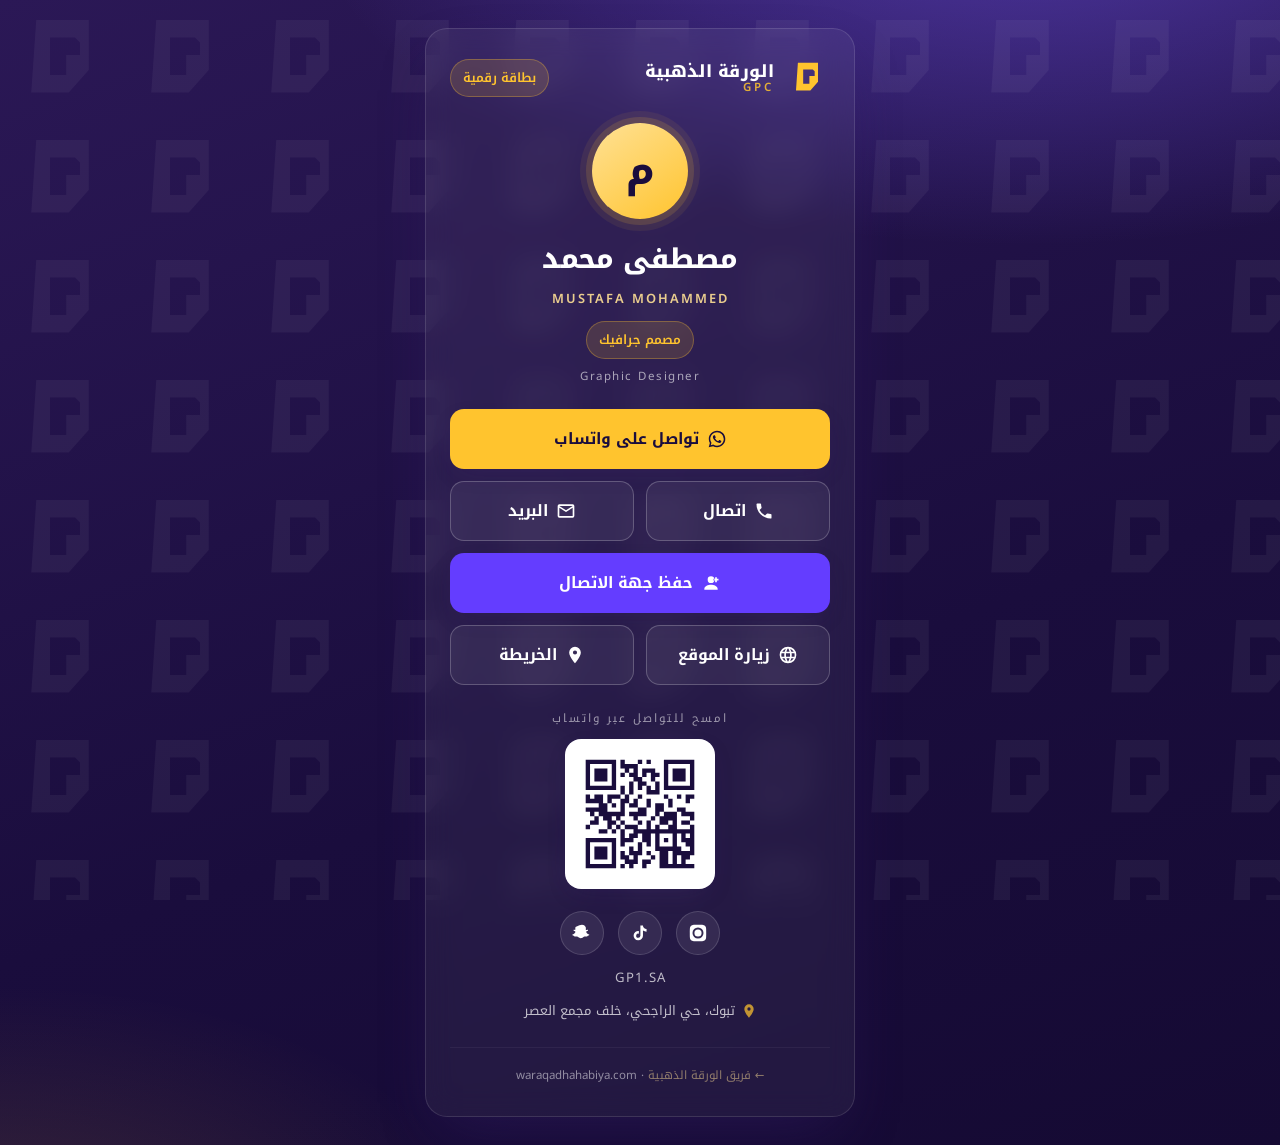
<file: cards/mustafa.html>
<!DOCTYPE html>
<html lang="ar" dir="rtl">
<head>
  <meta charset="UTF-8" />
  <meta name="viewport" content="width=device-width, initial-scale=1.0, maximum-scale=1" />
  <title>مصطفى محمد — الورقة الذهبية GPC</title>
  <meta name="description" content="بطاقة عمل رقمية — مصطفى محمد، مصمم جرافيك، الورقة الذهبية GPC." />
  <link rel="icon" type="image/svg+xml" href="../favicon.svg" />
  <meta property="og:type" content="profile" />
  <meta property="og:title" content="مصطفى محمد — الورقة الذهبية GPC" />
  <meta property="og:description" content="مصمم جرافيك | Graphic Designer" />
  <meta name="theme-color" content="#1A0D3D" />
  <link rel="preconnect" href="https://fonts.googleapis.com">
  <link rel="preconnect" href="https://fonts.gstatic.com" crossorigin>
  <link href="https://fonts.googleapis.com/css2?family=Noto+Kufi+Arabic:wght@300;400;500;600;700;800;900&family=Cairo:wght@400;600;700;800;900&display=swap" rel="stylesheet">
  <link rel="stylesheet" href="../brand/brand.css">
  <style>
    body{min-height:100vh;display:flex;align-items:center;justify-content:center;padding:28px 16px;color:#fff;
      background:radial-gradient(1200px 600px at 80% -10%,rgba(123,92,255,.5),transparent 60%),
        radial-gradient(900px 500px at 0% 110%,rgba(255,196,46,.14),transparent 55%),
        linear-gradient(160deg,#2b1856 0%,#1a0d3d 60%,#150a33 100%);position:relative;overflow-x:hidden}
    body::before{content:"";position:fixed;inset:0;z-index:0;opacity:.05;pointer-events:none;
      background-image:url("data:image/svg+xml,%3Csvg xmlns='http://www.w3.org/2000/svg' viewBox='0 0 96 96'%3E%3Cpath fill='%23ffffff' fill-rule='evenodd' d='M29 16 H71 V56 L55 74 H25 Z M40 30 H60 L64 34 V44 H53 V60 H40 Z'/%3E%3C/svg%3E");
      background-size:120px 120px}
    .card{position:relative;z-index:1;width:100%;max-width:430px;background:rgba(255,255,255,.055);
      border:1px solid rgba(255,255,255,.12);border-radius:var(--gpc-radius);box-shadow:var(--gpc-shadow);
      backdrop-filter:blur(14px);-webkit-backdrop-filter:blur(14px);padding:26px 24px 30px;overflow:hidden}
    .card__top{display:flex;align-items:center;justify-content:space-between;margin-bottom:22px}
    .gpc-lockup .gpc-mark{color:var(--gpc-gold)}
    .gpc-lockup .gpc-word b{color:#fff}.gpc-lockup .gpc-word span{color:var(--gpc-gold)}
    .avatar{width:96px;height:96px;margin:6px auto 14px;border-radius:50%;display:flex;align-items:center;justify-content:center;
      font-weight:800;font-size:2.4rem;color:var(--gpc-purple-deep);background:linear-gradient(145deg,#FFE195,#FFC42E);
      box-shadow:0 0 0 6px rgba(255,196,46,.14),0 0 0 12px rgba(255,196,46,.07)}
    .name{text-align:center;font-weight:800;font-size:1.7rem;margin:0 0 2px}
    .name-en{text-align:center;font-weight:600;font-size:.8rem;letter-spacing:2px;color:var(--gpc-gold-2);opacity:.9;margin-bottom:10px}
    .title{text-align:center;margin-bottom:22px}
    .title small{display:block;margin-top:6px;font-size:.72rem;letter-spacing:1.5px;opacity:.6}
    .sec-label{font-size:.72rem;letter-spacing:2px;opacity:.55;margin:22px 4px 10px;text-align:center}
    .qr-wrap{display:flex;flex-direction:column;align-items:center;gap:10px;margin-top:6px}
    .qr-tile{background:#fff;padding:12px;border-radius:16px;width:150px;height:150px;box-shadow:var(--gpc-shadow-sm)}
    .qr-tile img{width:100%;height:100%;image-rendering:pixelated}
    .social{display:flex;justify-content:center;gap:14px;margin-top:22px}
    .social a{width:44px;height:44px;border-radius:50%;display:flex;align-items:center;justify-content:center;
      background:rgba(255,255,255,.08);border:1px solid rgba(255,255,255,.14);color:#fff;transition:background .2s,transform .12s}
    .social a:hover{background:var(--gpc-gold);color:var(--gpc-purple-deep);transform:translateY(-2px)}
    .social a svg{width:20px;height:20px}
    .handle{text-align:center;font-size:.82rem;opacity:.7;margin-top:10px;letter-spacing:1px}
    .addr{display:flex;align-items:center;justify-content:center;gap:6px;margin-top:8px;font-size:.82rem;opacity:.72}
    .addr svg{width:16px;height:16px;color:var(--gpc-gold)}
    .foot{text-align:center;margin-top:24px;padding-top:16px;border-top:1px solid rgba(255,255,255,.1);font-size:.72rem;opacity:.5}
    .foot a{color:var(--gpc-gold-2)}
    @media (max-width:380px){.name{font-size:1.45rem}.gpc-actions{grid-template-columns:1fr}}
  </style>
</head>
<body>
  <main class="card">
    <div class="card__top">
      <a class="gpc-lockup" href="https://www.waraqadhahabiya.com" target="_blank" rel="noopener" aria-label="الورقة الذهبية GPC">
        <span class="gpc-mark"><svg viewBox="0 0 96 96" fill="none" xmlns="http://www.w3.org/2000/svg" role="img" aria-label="GPC — الورقة الذهبية">
  <!-- علامة الحرف C مع طيّة ورقة (الزاوية السفلية اليمنى). العدّاد الداخلي شفّاف (evenodd) ليعمل على أي خلفية. اللون يُتحكّم به عبر currentColor. -->
  <path fill="currentColor" fill-rule="evenodd" clip-rule="evenodd"
    d="M29 16 H71 V56 L55 74 H25 Z
       M40 30 H60 L64 34 V44 H53 V60 H40 Z"/>
</svg></span>
        <span class="gpc-word"><b>الورقة الذهبية</b><span>GPC</span></span>
      </a>
      <span class="gpc-chip">بطاقة رقمية</span>
    </div>

    <div class="avatar">م</div>
    <h1 class="name">مصطفى محمد</h1>
    <div class="name-en">MUSTAFA MOHAMMED</div>
    <div class="title">
      <span class="gpc-chip">مصمم جرافيك</span>
      <small>Graphic Designer</small>
    </div>

    <nav class="gpc-actions" aria-label="إجراءات التواصل">
      <a class="gpc-btn gpc-btn--gold gpc-btn--wide" href="https://wa.me/966500765277" target="_blank" rel="noopener"><svg viewBox="0 0 24 24" fill="currentColor"><path d="M12.04 2c-5.46 0-9.9 4.44-9.9 9.9 0 1.75.46 3.45 1.32 4.95L2.05 22l5.28-1.38a9.87 9.87 0 0 0 4.71 1.2h.01c5.46 0 9.9-4.44 9.9-9.9 0-2.65-1.03-5.14-2.9-7.01A9.82 9.82 0 0 0 12.04 2Zm0 1.8c2.16 0 4.19.84 5.72 2.37a8.06 8.06 0 0 1 2.37 5.73c0 4.46-3.63 8.1-8.1 8.1a8.1 8.1 0 0 1-4.13-1.13l-.3-.18-3.05.8.82-2.98-.2-.31a8.05 8.05 0 0 1-1.24-4.3c0-4.46 3.63-8.1 8.11-8.1Zm4.62 10.24c-.25-.13-1.48-.73-1.71-.81-.23-.09-.4-.13-.56.12-.17.25-.64.81-.79.98-.14.16-.29.18-.54.06-.25-.12-1.05-.39-2-1.24-.74-.66-1.24-1.47-1.38-1.72-.15-.25-.02-.39.11-.51.11-.11.25-.29.37-.43.13-.15.17-.25.25-.41.08-.17.04-.31-.02-.43-.06-.12-.56-1.36-.77-1.86-.2-.48-.41-.42-.56-.43l-.48-.01c-.16 0-.43.06-.66.31-.23.25-.86.85-.86 2.07 0 1.22.89 2.4 1.01 2.56.12.17 1.75 2.67 4.25 3.74.59.26 1.05.41 1.41.52.59.19 1.13.16 1.56.1.48-.07 1.48-.6 1.69-1.19.21-.58.21-1.08.15-1.19-.06-.11-.23-.17-.48-.29Z"/></svg> تواصل على واتساب</a>
      <a class="gpc-btn gpc-btn--ghost" href="tel:+966500765277"><svg viewBox="0 0 24 24" fill="currentColor"><path d="M6.62 10.79a15.6 15.6 0 0 0 6.59 6.59l2.2-2.2a1 1 0 0 1 1.02-.24c1.12.37 2.33.57 3.57.57a1 1 0 0 1 1 1V20a1 1 0 0 1-1 1C10.4 21 3 13.6 3 4a1 1 0 0 1 1-1h3.5a1 1 0 0 1 1 1c0 1.25.2 2.45.57 3.57a1 1 0 0 1-.25 1.02l-2.2 2.2Z"/></svg> <span dir="ltr">اتصال</span></a>
      <a class="gpc-btn gpc-btn--ghost" href="mailto:g.paper2023@gmail.com"><svg viewBox="0 0 24 24" fill="currentColor"><path d="M4 4h16a2 2 0 0 1 2 2v12a2 2 0 0 1-2 2H4a2 2 0 0 1-2-2V6a2 2 0 0 1 2-2Zm0 2v.01l8 5 8-5V6H4Zm16 2.24-7.47 4.67a1 1 0 0 1-1.06 0L4 8.24V18h16V8.24Z"/></svg> البريد</a>
      <button class="gpc-btn gpc-btn--solid gpc-btn--wide" id="saveContact" type="button"><svg viewBox="0 0 24 24" fill="currentColor"><path d="M12 12a4 4 0 1 0 0-8 4 4 0 0 0 0 8Zm0 2c-3.31 0-8 1.67-8 5v1h16v-1c0-3.33-4.69-5-8-5Zm7-9v2h2v2h-2v2h-2V9h-2V7h2V5h2Z"/></svg> حفظ جهة الاتصال</button>
      <a class="gpc-btn gpc-btn--ghost" href="https://www.waraqadhahabiya.com" target="_blank" rel="noopener"><svg viewBox="0 0 24 24" fill="currentColor"><path d="M12 2a10 10 0 1 0 0 20 10 10 0 0 0 0-20Zm6.93 6h-2.95a15.7 15.7 0 0 0-1.38-3.56A8.03 8.03 0 0 1 18.93 8ZM12 4.04c.83 1.2 1.48 2.53 1.91 3.96h-3.82c.43-1.43 1.08-2.76 1.91-3.96ZM4.26 14a7.96 7.96 0 0 1 0-4h3.38a16.6 16.6 0 0 0 0 4H4.26Zm.81 2h2.95c.35 1.28.82 2.48 1.38 3.56A8.03 8.03 0 0 1 5.07 16Zm2.95-8H5.07a8.03 8.03 0 0 1 4.33-3.56A15.7 15.7 0 0 0 8.02 8ZM12 19.96c-.83-1.2-1.48-2.53-1.91-3.96h3.82c-.43 1.43-1.08 2.76-1.91 3.96ZM14.34 14H9.66a14.7 14.7 0 0 1 0-4h4.68a14.7 14.7 0 0 1 0 4Zm.28 5.56c.56-1.08 1.03-2.28 1.38-3.56h2.95a8.03 8.03 0 0 1-4.33 3.56ZM16.36 14a16.6 16.6 0 0 0 0-4h3.38a7.96 7.96 0 0 1 0 4h-3.38Z"/></svg> زيارة الموقع</a>
      <a class="gpc-btn gpc-btn--ghost" href="https://www.google.com/maps/search/?api=1&query=%D8%A7%D9%84%D9%88%D8%B1%D9%82%D8%A9%20%D8%A7%D9%84%D8%B0%D9%87%D8%A8%D9%8A%D8%A9%20GPC%20%D8%AA%D8%A8%D9%88%D9%83" target="_blank" rel="noopener"><svg viewBox="0 0 24 24" fill="currentColor"><path d="M12 2a7 7 0 0 0-7 7c0 5.25 7 13 7 13s7-7.75 7-13a7 7 0 0 0-7-7Zm0 9.5A2.5 2.5 0 1 1 12 6.5a2.5 2.5 0 0 1 0 5Z"/></svg> الخريطة</a>
    </nav>

    <div class="sec-label">امسح للتواصل عبر واتساب</div>
    <div class="qr-wrap">
      <div class="qr-tile"><img src="qr/mustafa.svg" alt="رمز QR للتواصل مع مصطفى محمد عبر واتساب" /></div>
    </div>

    <div class="social">
      <a href="https://instagram.com/GP1.SA" target="_blank" rel="noopener" aria-label="إنستغرام"><svg viewBox="0 0 24 24" fill="currentColor"><path d="M12 2.16c3.2 0 3.58.01 4.85.07 1.17.05 1.8.25 2.23.41.56.22.96.48 1.38.9.42.42.68.82.9 1.38.16.42.36 1.06.41 2.23.06 1.27.07 1.65.07 4.85s-.01 3.58-.07 4.85c-.05 1.17-.25 1.8-.41 2.23-.22.56-.48.96-.9 1.38-.42.42-.82.68-1.38.9-.42.16-1.06.36-2.23.41-1.27.06-1.65.07-4.85.07s-3.58-.01-4.85-.07c-1.17-.05-1.8-.25-2.23-.41a3.7 3.7 0 0 1-1.38-.9 3.7 3.7 0 0 1-.9-1.38c-.16-.42-.36-1.06-.41-2.23C2.17 15.58 2.16 15.2 2.16 12s.01-3.58.07-4.85c.05-1.17.25-1.8.41-2.23.22-.56.48-.96.9-1.38.42-.42.82-.68 1.38-.9.42-.16 1.06-.36 2.23-.41C8.42 2.17 8.8 2.16 12 2.16Zm0 3.24A6.6 6.6 0 1 0 12 18.6 6.6 6.6 0 0 0 12 5.4Zm0 10.89A4.29 4.29 0 1 1 12 7.71a4.29 4.29 0 0 1 0 8.58Zm6.85-11.15a1.54 1.54 0 1 1-3.08 0 1.54 1.54 0 0 1 3.08 0Z"/></svg></a>
      <a href="https://tiktok.com/@GP1.SA" target="_blank" rel="noopener" aria-label="تيك توك"><svg viewBox="0 0 24 24" fill="currentColor"><path d="M16.6 5.82a4.28 4.28 0 0 1-1.04-2.82h-3.1v12.34a2.53 2.53 0 0 1-2.53 2.4 2.53 2.53 0 1 1 .7-4.96V9.6a5.63 5.63 0 1 0 4.93 5.58V9.01a7.34 7.34 0 0 0 4.3 1.38V7.3a4.28 4.28 0 0 1-3.26-1.48Z"/></svg></a>
      <a href="https://snapchat.com/add/GP1.SA" target="_blank" rel="noopener" aria-label="سناب شات"><svg viewBox="0 0 24 24" fill="currentColor"><path d="M12.01 2c1.86.02 3.65.98 4.4 2.94.28.72.24 1.62.22 2.42-.01.28-.03.6-.04.94.13.07.32.11.53.11.3-.01.66-.11.98-.28.13-.07.28-.1.42-.1.3 0 .58.15.7.44.16.4-.08.75-.6.98l-.4.18c-.44.2-.99.44-1.14.79-.08.19-.03.42.05.6.02.03 1.06 2.34 3.3 2.71.24.04.42.25.4.5-.01.09-.03.17-.07.24-.28.66-1.5.92-2.2 1.03-.08.01-.13.1-.15.24-.02.1-.04.2-.08.32-.05.16-.2.26-.4.26h-.04c-.14 0-.32-.03-.55-.07-.35-.07-.77-.14-1.28-.14-.3 0-.62.03-.94.08-.62.11-1.14.5-1.7.9-.72.53-1.53 1.12-2.79 1.12h-.14c-1.26 0-2.06-.59-2.78-1.11-.57-.42-1.09-.8-1.71-.91a5.9 5.9 0 0 0-.94-.08c-.53 0-.96.09-1.28.15-.22.04-.4.07-.53.07-.27.01-.4-.15-.46-.28-.04-.11-.06-.22-.08-.31-.03-.14-.07-.23-.15-.24-.7-.11-1.92-.37-2.2-1.04a.53.53 0 0 1-.06-.23c-.02-.25.15-.46.4-.5 2.23-.37 3.27-2.68 3.3-2.72.08-.17.13-.4.05-.6-.15-.34-.7-.58-1.14-.78-.14-.06-.28-.12-.4-.18-.68-.3-.77-.66-.66-.98.11-.32.5-.5.87-.36.28.13.6.2.85.2.22 0 .38-.04.48-.09v-.03c-.02-.34-.04-.65-.05-.93-.02-.8-.06-1.7.22-2.42C8.34 2.98 10.13 2.02 12 2h.01Z"/></svg></a>
    </div>
    <div class="handle">GP1.SA</div>
    <div class="addr"><svg viewBox="0 0 24 24" fill="currentColor"><path d="M12 2a7 7 0 0 0-7 7c0 5.25 7 13 7 13s7-7.75 7-13a7 7 0 0 0-7-7Zm0 9.5A2.5 2.5 0 1 1 12 6.5a2.5 2.5 0 0 1 0 5Z"/></svg> تبوك، حي الراجحي، خلف مجمع العصر</div>

    <div class="foot"><a href="../#team">← فريق الورقة الذهبية</a> · waraqadhahabiya.com</div>
  </main>

  <script>
    (function(){
      var vcard = "BEGIN:VCARD\r\nVERSION:3.0\r\nN:محمد;مصطفى;;;\r\nFN:مصطفى محمد\r\nORG:الورقة الذهبية GPC\r\nTITLE:مصمم جرافيك\r\nTEL;TYPE=CELL,VOICE:+966500765277\r\nEMAIL;TYPE=INTERNET:g.paper2023@gmail.com\r\nURL:https://www.waraqadhahabiya.com\r\nADR;TYPE=WORK:;;حي الراجحي، خلف مجمع العصر;تبوك;;;السعودية\r\nEND:VCARD";
      var btn = document.getElementById('saveContact');
      if(!btn) return;
      btn.addEventListener('click', function(){
        var blob = new Blob([vcard], {type:'text/vcard;charset=utf-8'});
        var url = URL.createObjectURL(blob);
        var a = document.createElement('a');
        a.href = url; a.download = 'mustafa.vcf';
        document.body.appendChild(a); a.click(); document.body.removeChild(a);
        setTimeout(function(){ URL.revokeObjectURL(url); }, 1500);
      });
    })();
  </script>
</body>
</html>
</file>
<file: brand/brand.css>
/* ============================================================
   الورقة الذهبية GPC — نظام تصميم مشترك (Brand Design System)
   يُستخدم في: team.html، cards/*.html
   الألوان مستخرجة من الموقع الرسمي المبني.
   ============================================================ */

:root {
  /* الهوية اللونية */
  --gpc-purple:        #643DFF;   /* أساسي  */
  --gpc-purple-2:      #7B5CFF;   /* أفتح   */
  --gpc-purple-dark:   #38226B;   /* داكن   */
  --gpc-purple-deep:   #1A0D3D;   /* أعمق   */
  --gpc-gold:          #FFC42E;   /* مميّز  */
  --gpc-gold-2:        #FFE195;   /* ذهبي فاتح */
  --gpc-bg:            #F8F7FF;   /* خلفية فاتحة */
  --gpc-ink:           #1A0D3D;
  --gpc-muted:         #6b6784;
  --gpc-white:         #ffffff;

  --gpc-radius:        22px;
  --gpc-radius-sm:     14px;
  --gpc-shadow:        0 24px 60px -18px rgba(56,34,107,.45);
  --gpc-shadow-sm:     0 8px 24px -10px rgba(56,34,107,.35);
  --gpc-font:          'Noto Kufi Arabic', 'Cairo', system-ui, -apple-system, 'Segoe UI', Tahoma, sans-serif;
}

* { box-sizing: border-box; }

html, body {
  margin: 0;
  padding: 0;
  font-family: var(--gpc-font);
  -webkit-font-smoothing: antialiased;
  text-rendering: optimizeLegibility;
}

a { color: inherit; text-decoration: none; }
img, svg { max-width: 100%; display: block; }

/* ---------- شعار الحرف C ---------- */
.gpc-mark { display: inline-block; line-height: 0; }
.gpc-mark svg { width: 100%; height: 100%; display: block; }

/* قفل الشعار (علامة + نص) */
.gpc-lockup { display: inline-flex; align-items: center; gap: .6rem; }
.gpc-lockup .gpc-mark { width: 46px; height: 46px; }
.gpc-lockup .gpc-word { line-height: 1.05; }
.gpc-lockup .gpc-word b { display: block; font-weight: 800; font-size: 1.05rem; letter-spacing: .2px; }
.gpc-lockup .gpc-word span { display: block; font-weight: 600; font-size: .72rem; letter-spacing: 3px; opacity: .85; }

/* ---------- أزرار الإجراءات ---------- */
.gpc-actions { display: grid; gap: 12px; grid-template-columns: 1fr 1fr; }
.gpc-btn {
  display: flex; align-items: center; justify-content: center; gap: .5rem;
  padding: 14px 16px; border-radius: var(--gpc-radius-sm);
  font-family: var(--gpc-font); font-weight: 700; font-size: .98rem;
  border: 1.5px solid transparent; cursor: pointer;
  transition: transform .12s ease, box-shadow .2s ease, background .2s ease, border-color .2s ease;
  user-select: none;
}
.gpc-btn:hover  { transform: translateY(-2px); }
.gpc-btn:active { transform: translateY(0); }
.gpc-btn svg { width: 20px; height: 20px; flex: none; }

.gpc-btn--gold    { background: var(--gpc-gold); color: var(--gpc-purple-deep); box-shadow: var(--gpc-shadow-sm); }
.gpc-btn--gold:hover { background: var(--gpc-gold-2); }
.gpc-btn--solid   { background: var(--gpc-purple); color: #fff; box-shadow: var(--gpc-shadow-sm); }
.gpc-btn--solid:hover { background: var(--gpc-purple-2); }
.gpc-btn--ghost   { background: rgba(255,255,255,.06); color: #fff; border-color: rgba(255,255,255,.22); }
.gpc-btn--ghost:hover { background: rgba(255,255,255,.14); }
.gpc-btn--wide    { grid-column: 1 / -1; }

/* ---------- شارة/وسم ---------- */
.gpc-chip {
  display: inline-flex; align-items: center; gap: 6px;
  padding: 6px 12px; border-radius: 999px; font-size: .8rem; font-weight: 600;
  background: rgba(255,196,46,.15); color: var(--gpc-gold);
  border: 1px solid rgba(255,196,46,.3);
}

.gpc-visually-hidden {
  position: absolute; width: 1px; height: 1px; padding: 0; margin: -1px;
  overflow: hidden; clip: rect(0 0 0 0); white-space: nowrap; border: 0;
}
</file>
